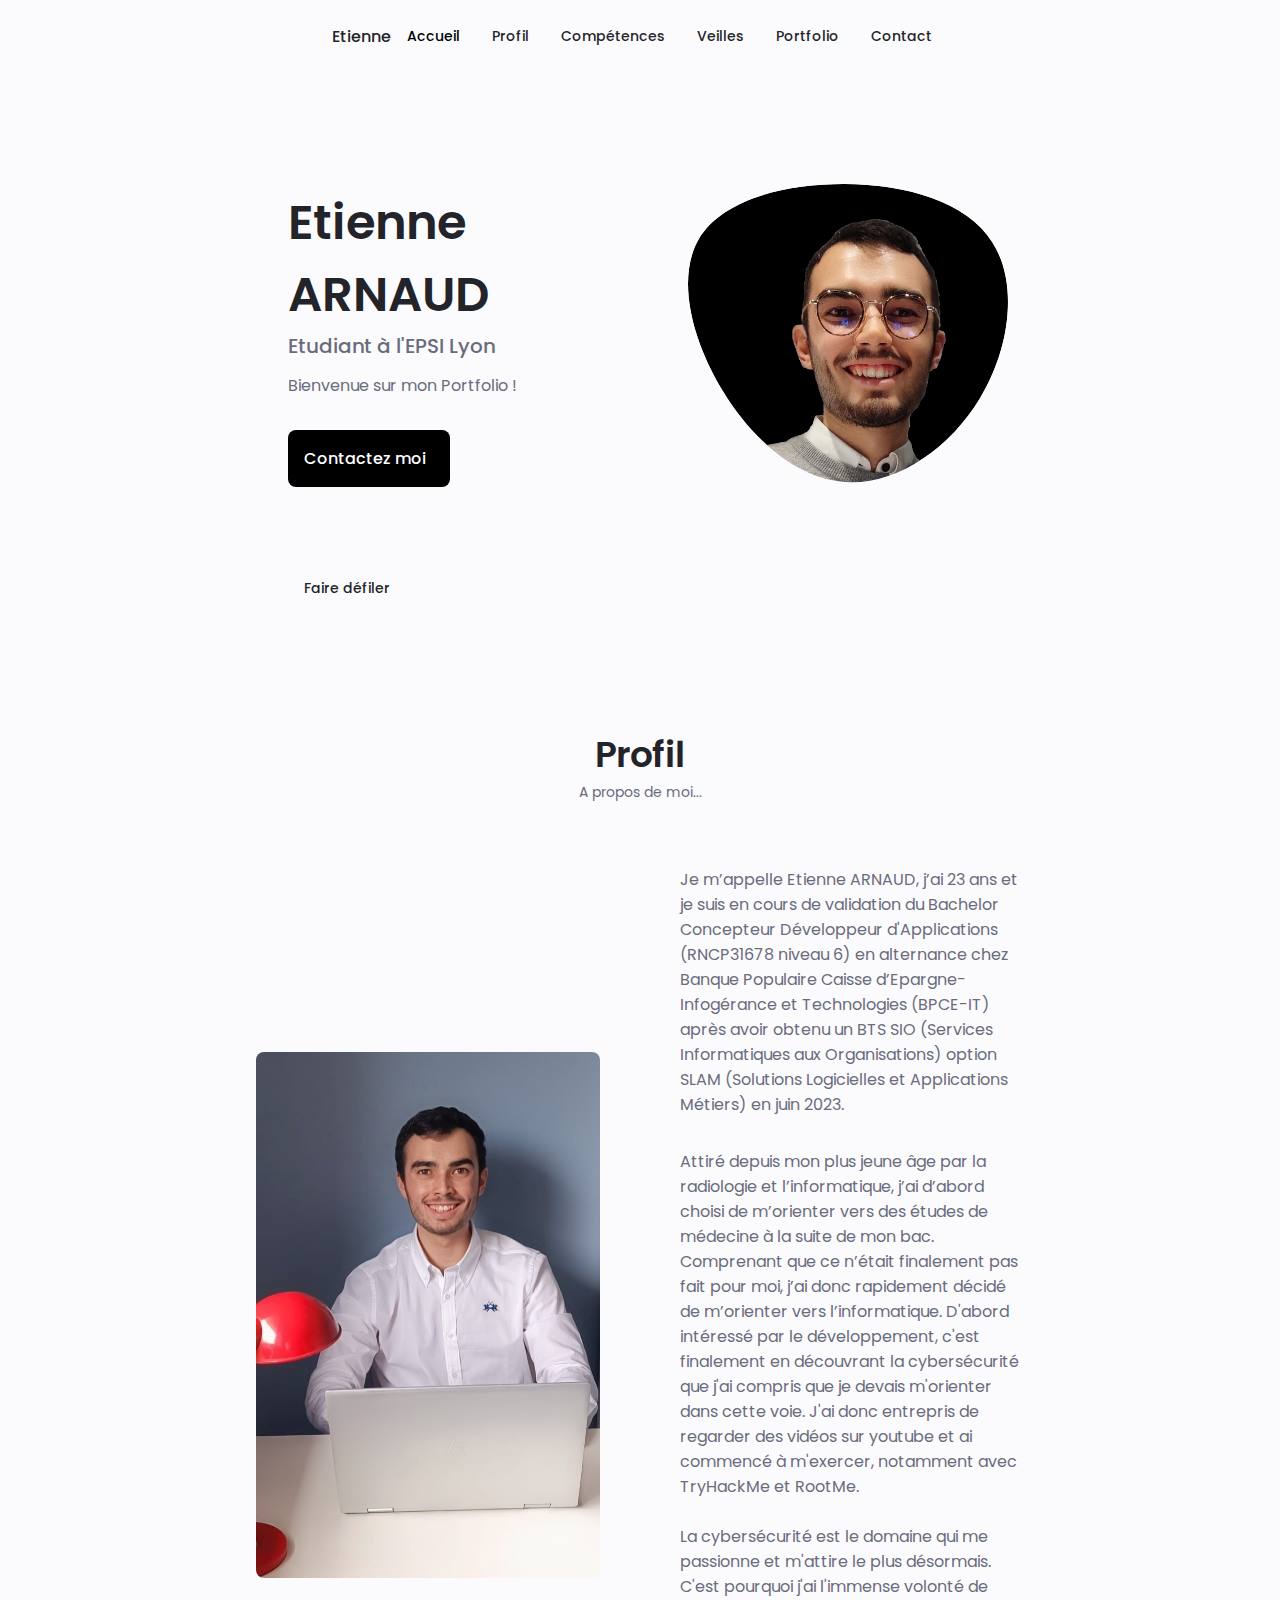
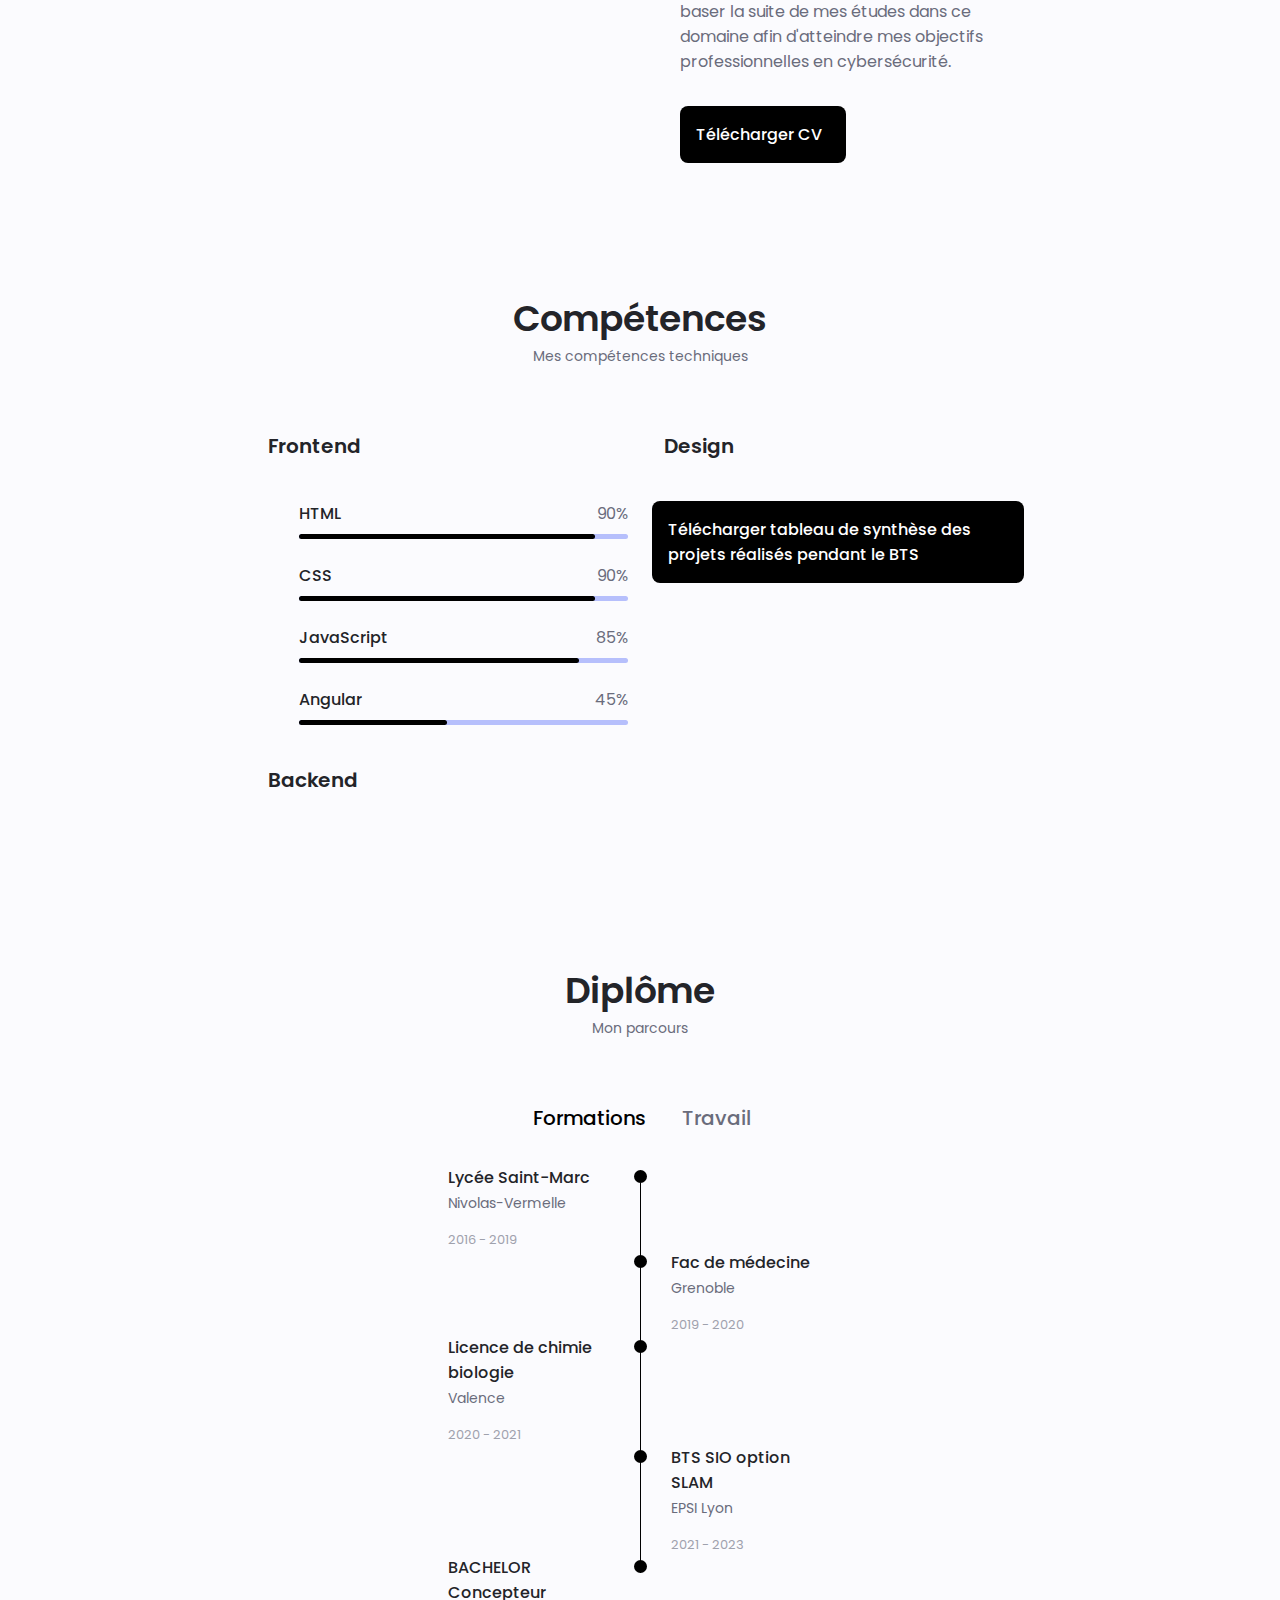
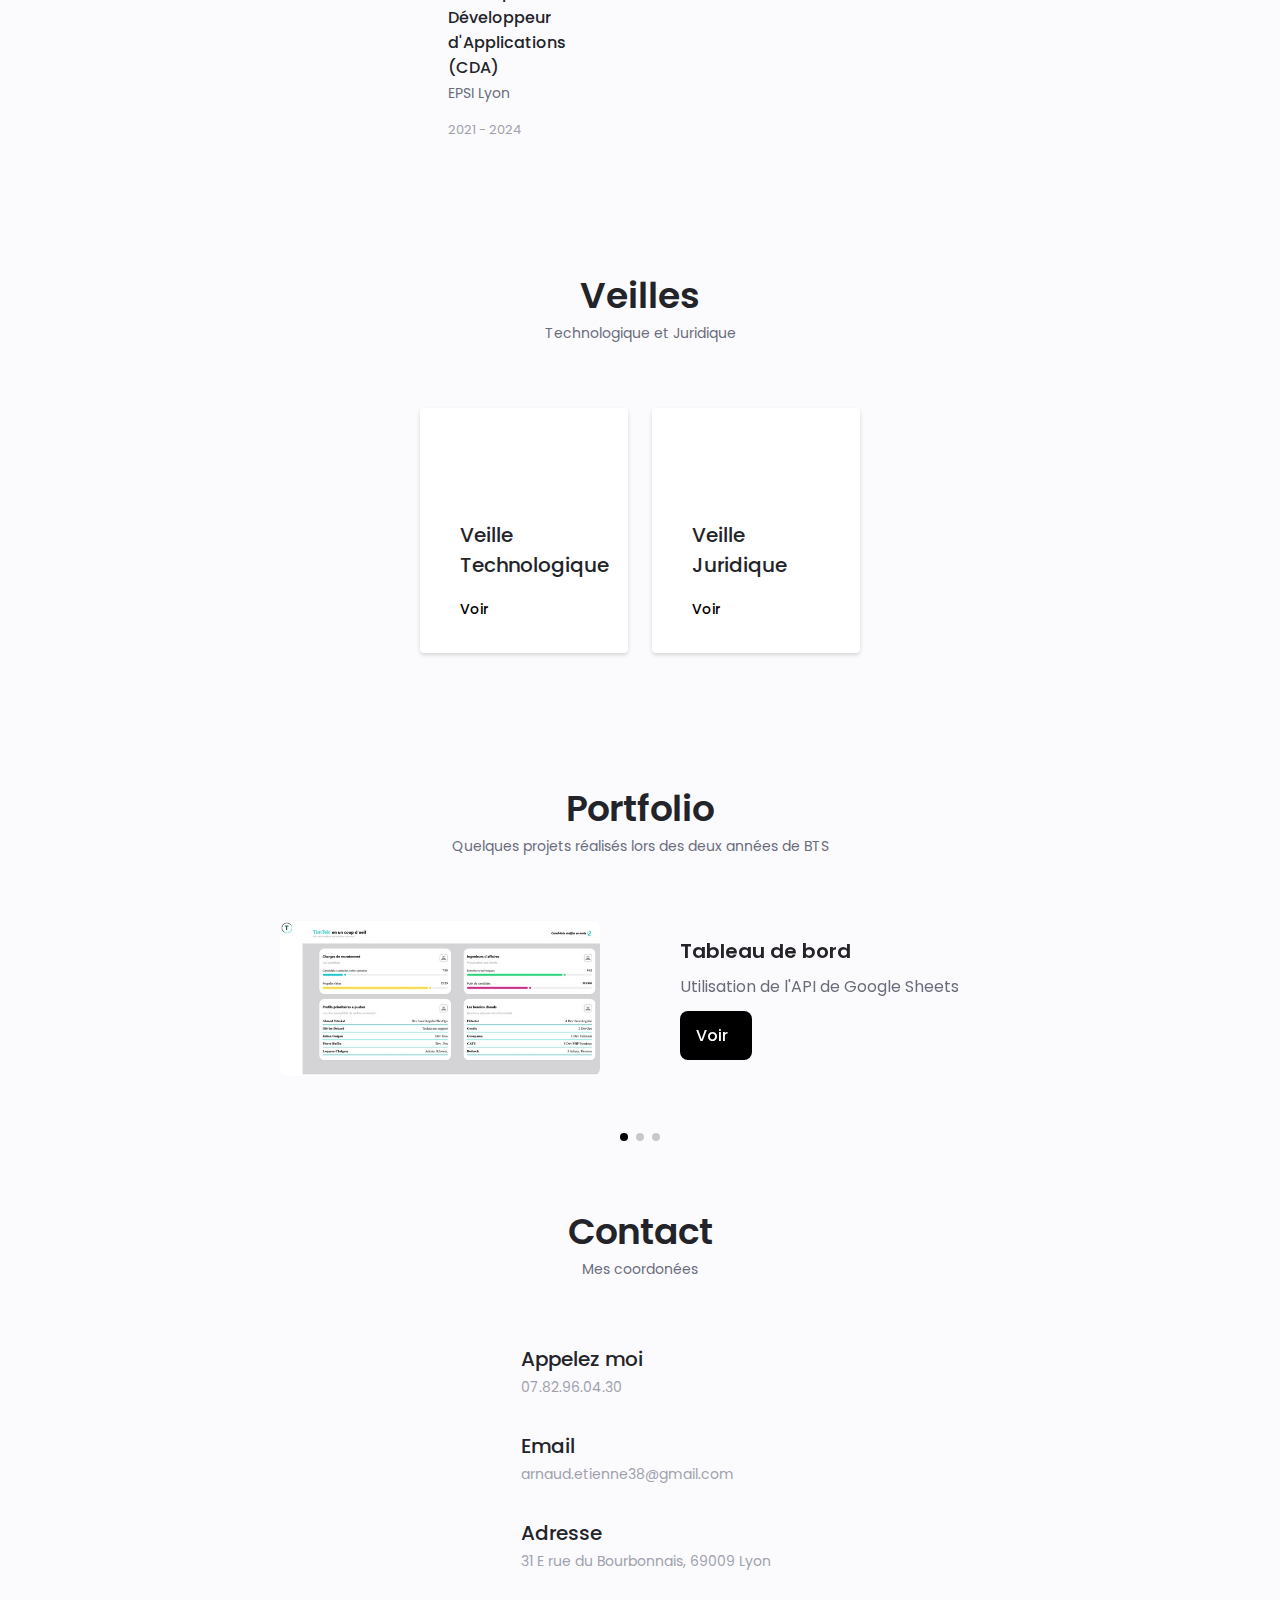
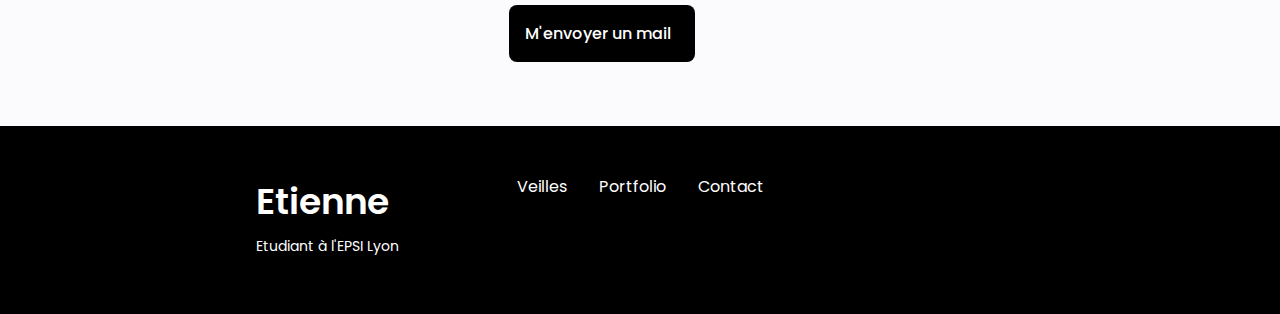
<file: index.html>
<!DOCTYPE html>
<html lang="en">

<head>
    <meta charset="UTF-8">
    <meta name="viewport" content="width=device-width, initial-scale=1.0">

    <!--=========UNICONS==========-->
    <link rel="stylesheet" href="https://unicons.iconscout.com/release/v4.0.8/css/line.css">

    <!--=========Swiper CSS========-->
    <link rel="stylesheet" href="assets/CSS/swiper-bundle.min.css">

    <!--========CSS===========-->
    <link rel="stylesheet" href="./assets/CSS/style.css">

    <!-- ============ ICON ================= -->
    <link rel="icon" type="image/png" href="assets/img/logo.png">

    <title>Portfolio Etienne Arnaud</title>
</head>

<body>
    <!-- =========Header========= -->
    <header class="header" id="header">
        <nav class="nav container">
            <a href="#" class="nav__logo">Etienne</a>

            <div class="nav__menu" id="nav-menu">
                <ul class="nav__list grid">
                    <li class="nav__item">
                        <a href="#home" class="nav__link active-link">
                            <i class="uil uil-estate nav__icon"></i> Accueil
                        </a>
                    </li>
                    <li class="nav__item">
                        <a href="#about" class="nav__link">
                            <i class="uil uil-user nav__icon"></i> Profil
                        </a>
                    </li>
                    <li class="nav__item">
                        <a href="#skills" class="nav__link">
                            <i class="uil uil-file-alt nav__icon"></i> Compétences
                        </a>
                    </li>
                    <li class="nav__item">
                        <a href="#services" class="nav__link">
                            <i class="uil uil-briefcase-alt nav__icon"></i> Veilles
                        </a>
                    </li>
                    <li class="nav__item">
                        <a href="#portfolio" class="nav__link">
                            <i class="uil uil-scenery nav__icon"></i> Portfolio
                        </a>
                    </li>
                    <li class="nav__item">
                        <a href="#contact" class="nav__link">
                            <i class="uil uil-message nav__icon"></i> Contact
                        </a>
                    </li>
                </ul>
                <i class="uil uil-times nav__close" id="nav-close"></i>
            </div>

            <div class="nav__btns">
                <!-- Theme change button -->
                <i class="uil uil-moon change-theme" id="theme-button"></i>

                <div class="nav__toggle" id="nav-toggle">
                    <i class="uil uil-apps"></i>
                </div>
            </div>
        </nav>
    </header>


    <!-- =========Main========= -->
    <main class="main">
        <!--========== Home =======-->
        <section class="home section" id="home">
            <div class="home__container container grid">
                <div class="home__content grid">
                    <div class="home__social">
                        <a href="https://www.linkedin.com/in/etienne-arnaud" target="_blank" class="home__social-icon">
                            <i class="uil uil-linkedin-alt"></i>
                        </a>

                        <a href="https://github.com/Titiarn38" target="_blank" class="home__social-icon">
                            <i class="uil uil-github-alt"></i>
                        </a>
                    </div>

                    <div class="home__img">
                        <svg class="home__blob" viewBox="0 0 200 187" xmlns="http://www.w3.org/2000/svg"
                            xmlns:xlink="http://www.w3.org/1999/xlink">
                            <mask id="mask0" mask-type="alpha">
                                <path d="M190.312 36.4879C206.582 62.1187 201.309 102.826 182.328 134.186C163.346 165.547 
                                130.807 187.559 100.226 186.353C69.6454 185.297 41.0228 161.023 21.7403 129.362C2.45775 
                                97.8511 -7.48481 59.1033 6.67581 34.5279C20.9871 10.1032 59.7028 -0.149132 97.9666 
                                0.00163737C136.23 0.303176 174.193 10.857 190.312 36.4879Z" />
                            </mask>
                            <g mask="url(#mask0)">
                                <path d="M190.312 36.4879C206.582 62.1187 201.309 102.826 182.328 134.186C163.346 
                                165.547 130.807 187.559 100.226 186.353C69.6454 185.297 41.0228 161.023 21.7403 
                                129.362C2.45775 97.8511 -7.48481 59.1033 6.67581 34.5279C20.9871 10.1032 59.7028 
                                -0.149132 97.9666 0.00163737C136.23 0.303176 174.193 10.857 190.312 36.4879Z" />

                                <image class="home__blob-img" x='12' y='18' xlink:href="assets/img/photo4.png" />
                            </g>
                        </svg>
                    </div>

                    <div class="home__data">
                        <h1 class="home__title">Etienne ARNAUD</h1>
                        <h3 class="home__subtitle">Etudiant à l'EPSI Lyon</h3>
                        <p class="home__description">Bienvenue sur mon Portfolio !</p>
                        <a href="#contact" class="button button--flex">
                            Contactez moi<i class="uil uil-message button__icon"></i>
                        </a>
<!-- ______________________________________________ A mettre en forme pour l'inclure. Partie cyber à prévoir __________________________________ -->
                        <!-- <script src="https://tryhackme.com/badge/1428478"></script> -->
                    </div>
                </div>

                <div class="home__scroll">
                    <a href="#about" class="home__scroll-button button--flex">
                        <i class="uil uil-mouse-alt home__scroll-mouse"></i>
                        <span class="home__scroll-name">Faire défiler</span>
                        <i class="uil uil-arrow-down home__scroll-arrow"></i>
                    </a>
                </div>
            </div>
        </section>
        <!--========== About =======-->
        <section class="about section" id="about">
            <h2 class="section__title">Profil</h2>
            <span class="section__subtitle">A propos de moi...</span>

            <div class="about__container container grid">
                <img src="assets/img/profil.jpg" alt="" class="about__img">

                <div class="about__data">
                    <p class="home__description">Je m’appelle Etienne ARNAUD, j’ai 23 ans et je suis en cours de
                        validation du Bachelor Concepteur Développeur d'Applications (RNCP31678 niveau 6) en alternance 
                        chez Banque Populaire Caisse d’Epargne-Infogérance et Technologies (BPCE-IT) après avoir 
                        obtenu un BTS SIO 
                        (Services Informatiques aux Organisations) option SLAM (Solutions Logicielles et Applications
                        Métiers) en juin 2023.
                    </p>
                    <p class="home__description">
                        Attiré depuis mon plus jeune âge par la radiologie et l’informatique, j’ai d’abord choisi de m’orienter
                        vers des études de médecine
                        à la suite de mon bac.
                        Comprenant que ce n’était finalement pas fait pour moi, j’ai donc rapidement décidé de
                        m’orienter vers l’informatique.
                        D'abord intéressé par le développement, c'est finalement en découvrant la cybersécurité que 
                        j'ai compris que je devais m'orienter dans cette voie. 
                        J'ai donc entrepris de regarder des vidéos sur youtube et ai commencé à m'exercer, 
                        notamment avec TryHackMe et RootMe.
                        <br>
                        <br>
                        La cybersécurité est le domaine qui me passionne et m'attire le plus désormais. 
                        C'est pourquoi j'ai l'immense volonté de baser la suite de mes études dans ce domaine afin
                        d'atteindre mes objectifs professionnelles en cybersécurité.
                    </p>

                    <!-- <div class="about__info">
                        <div>
                            <span class="about__info-title">08+</span>
                            <span class="about__info-name">Years <br> experience</span>
                        </div>

                        <div>
                            <span class="about__info-title">20+</span>
                            <span class="about__info-name">Completed <br> project</span>
                        </div>

                        <div>
                            <span class="about__info-title">05+</span>
                            <span class="about__info-name">Companies <br> worked</span>
                        </div>
                    </div> -->
                    <div class="about__buttons">
                        <a download="" href="assets/pdf/CV Etienne 2024-01 Mon Master.pdf" class="button button--flex">
                            Télécharger CV<i class="uil uil-download-alt button__icon"></i>
                        </a>
                    </div>
                </div>
            </div>
        </section>

        <!--========== Skills =======-->
        <section class="skills section" id="skills">
            <h2 class="section__title">Compétences</h2>
            <span class="section__subtitle">Mes compétences techniques</span>

            <div class="skills__container container grid">
                <div>
                    <!--========== Skills 1 =======-->
                    <div class="skills__content skills__open">
                        <div class="skills__header">
                            <i class="uil uil-brackets-curly skills__icon"></i>

                            <div>
                                <h1 class="skills__title">Frontend</h1>
                                <span class="skills__subtitle"></span>
                            </div>
                            <i class="uil uil-angle-down skills__arrow"></i>
                        </div>

                        <div class="skills__list grid">
                            <div class="skills__data">
                                <div class="skills__titles">
                                    <h3 class="skills__name">HTML</h3>
                                    <span class="skills__number">90%</span>
                                </div>
                                <div class="skills__bar">
                                    <span class="skills__percentage skills__html"></span>
                                </div>
                            </div>

                            <div class="skills__data">
                                <div class="skills__titles">
                                    <h3 class="skills__name">CSS</h3>
                                    <span class="skills__number">90%</span>
                                </div>
                                <div class="skills__bar">
                                    <span class="skills__percentage skills__css"></span>
                                </div>
                            </div>

                            <div class="skills__data">
                                <div class="skills__titles">
                                    <h3 class="skills__name">JavaScript</h3>
                                    <span class="skills__number">85%</span>
                                </div>
                                <div class="skills__bar">
                                    <span class="skills__percentage skills__js"></span>
                                </div>
                            </div>

                            <div class="skills__data">
                                <div class="skills__titles">
                                    <h3 class="skills__name">Angular</h3>
                                    <span class="skills__number">45%</span>
                                </div>
                                <div class="skills__bar">
                                    <span class="skills__percentage skills__angular"></span>
                                </div>
                            </div>
                        </div>
                    </div>
                    <!--========== Skills 2 =======-->
                    <div class="skills__content skills__close">
                        <div class="skills__header">
                            <i class="uil uil-server-network skills__icon"></i>

                            <div>
                                <h1 class="skills__title">Backend</h1>
                                <span class="skills__subtitle"></span>
                            </div>
                            <i class="uil uil-angle-down skills__arrow"></i>
                        </div>

                        <div class="skills__list grid">
                            <div class="skills__data">
                                <div class="skills__titles">
                                    <h3 class="skills__name">PHP</h3>
                                    <span class="skills__number">80%</span>
                                </div>
                                <div class="skills__bar">
                                    <span class="skills__percentage skills__php"></span>
                                </div>
                            </div>

                            <div class="skills__data">
                                <div class="skills__titles">
                                    <h3 class="skills__name">Node Js</h3>
                                    <span class="skills__number">10%</span>
                                </div>
                                <div class="skills__bar">
                                    <span class="skills__percentage skills__node"></span>
                                </div>
                            </div>

                            <div class="skills__data">
                                <div class="skills__titles">
                                    <h3 class="skills__name">Cybersécurité</h3>
                                    <span class="skills__number">25%</span>
                                </div>
                                <div class="skills__bar">
                                    <span class="skills__percentage skills__cyber"></span>
                                </div>
                            </div>

                            <div class="skills__data">
                                <div class="skills__titles">
                                    <h3 class="skills__name">Python</h3>
                                    <span class="skills__number">45%</span>
                                </div>
                                <div class="skills__bar">
                                    <span class="skills__percentage skills__python"></span>
                                </div>
                            </div>
                        </div>
                    </div>
                </div>

                <div>
                    <!--========== Skills 3 =======-->
                    <div class="skills__content skills__close">
                        <div class="skills__header">
                            <i class="uil uil-swatchbook skills__icon"></i>

                            <div>
                                <h1 class="skills__title">Design</h1>
                                <span class="skills__subtitle"></span>
                            </div>
                            <i class="uil uil-angle-down skills__arrow"></i>
                        </div>

                        <div class="skills__list grid">
                            <div class="skills__data">
                                <div class="skills__titles">
                                    <h3 class="skills__name">Figma</h3>
                                    <span class="skills__number">70%</span>
                                </div>
                                <div class="skills__bar">
                                    <span class="skills__percentage skills__figma"></span>
                                </div>
                            </div>

                            <div class="skills__data">
                                <div class="skills__titles">
                                    <h3 class="skills__name">Canva</h3>
                                    <span class="skills__number">85%</span>
                                </div>
                                <div class="skills__bar">
                                    <span class="skills__percentage skills__canva"></span>
                                </div>
                            </div>

                            <div class="skills__data">
                                <div class="skills__titles">
                                    <h3 class="skills__name">Photoshop</h3>
                                    <span class="skills__number">60%</span>
                                </div>
                                <div class="skills__bar">
                                    <span class="skills__percentage skills__photoshop"></span>
                                </div>
                            </div>
                        </div>
                    </div>
                    <div class="about__buttons">
                        <!-- =============================TABLEAU DE SYNTHESE AVEC URL================================================== -->
                        <a download="" href="assets/pdf/Tableau_de_synthèse_Etienne_Arnaud.pdf"
                            class="button button--flex">
                            Télécharger tableau de synthèse des projets réalisés pendant le BTS<i class="uil uil-download-alt button__icon"></i>
                        </a>
                    </div>
                </div>
            </div>
        </section>

        <!--========== Qualification =======-->
        <section class="qualification section">
            <h2 class="section__title">Diplôme</h2>
            <span class="section__subtitle">Mon parcours</span>

            <div class="qualification__container container">
                <div class="qualification__tabs">
                    <div class="qualification__button button--flex qualification__active" data-target='#education'>
                        <i class="uil uil-graduation-cap qualification__icon"></i>
                        Formations
                    </div>

                    <div class="qualification__button button--flex" data-target='#work'>
                        <i class="uil uil-briefcase-alt qualification__icon"></i>
                        Travail
                    </div>
                </div>

                <div class="qualification__sections">
                    <!--========== Qualification Content 1 =======-->
                    <div class="qualification__content qualification__active" data-content id="education">
                        <!--========== Qualification 1 =======-->
                        <div class="qualification__data">
                            <div>
                                <h3 class="qualification__title">Lycée Saint-Marc</h3>
                                <span class="qualification__subtitle">Nivolas-Vermelle</span>
                                <div class="qualification__calendar">
                                    <i class="uil uil-calendar-alt"></i>
                                    2016 - 2019
                                </div>
                            </div>

                            <div>
                                <span class="qualification__rounder"></span>
                                <span class="qualification__line"></span>
                            </div>
                        </div>

                        <!--========== Qualification 2 =======-->
                        <div class="qualification__data">
                            <div></div>

                            <div>
                                <span class="qualification__rounder"></span>
                                <span class="qualification__line"></span>
                            </div>

                            <div>
                                <h3 class="qualification__title">Fac de médecine</h3>
                                <span class="qualification__subtitle">Grenoble</span>
                                <div class="qualification__calendar">
                                    <i class="uil uil-calendar-alt"></i>
                                    2019 - 2020
                                </div>
                            </div>
                        </div>

                        <!--========== Qualification 3 =======-->
                        <div class="qualification__data">
                            <div>
                                <h3 class="qualification__title">Licence de chimie biologie</h3>
                                <span class="qualification__subtitle">Valence</span>
                                <div class="qualification__calendar">
                                    <i class="uil uil-calendar-alt"></i>
                                    2020 - 2021
                                </div>
                            </div>

                            <div>
                                <span class="qualification__rounder"></span>
                                <span class="qualification__line"></span>
                            </div>
                        </div>

                        <!--========== Qualification 4 =======-->
                        <div class="qualification__data">
                            <div></div>

                            <div>
                                <span class="qualification__rounder"></span>
                                <span class="qualification__line"></span>
                            </div>

                            <div>
                                <h3 class="qualification__title">BTS SIO option SLAM</h3>
                                <span class="qualification__subtitle">EPSI Lyon</span>
                                <div class="qualification__calendar">
                                    <i class="uil uil-calendar-alt"></i>
                                    2021 - 2023
                                </div>
                            </div>
                        </div>

                        <!--========== Qualification 5 =======-->
                        <div class="qualification__data">
                            <div>
                                <h3 class="qualification__title">BACHELOR Concepteur Développeur d'Applications (CDA)</h3>
                                <span class="qualification__subtitle">EPSI Lyon</span>
                                <div class="qualification__calendar">
                                    <i class="uil uil-calendar-alt"></i>
                                    2021 - 2024
                                </div>
                            </div>

                            <div>
                                <span class="qualification__rounder"></span>
                                <!-- <span class="qualification__line"></span> -->
                            </div>
                        </div>
                    </div>
                    <!--========== Qualification Content 2 =======-->
                    <div class="qualification__content" data-content id="work">
                        <!--========== Qualification 1 =======-->
                        <div class="qualification__data">
                            <div>
                                <h3 class="qualification__title">Animateur en centre aéré</h3>
                                <span class="qualification__subtitle">Colombier-Saugnieu</span>
                                <div class="qualification__calendar">
                                    <i class="uil uil-calendar-alt"></i>
                                    2018
                                </div>
                            </div>

                            <div>
                                <span class="qualification__rounder"></span>
                                <span class="qualification__line"></span>
                            </div>
                        </div>

                        <!--========== Qualification 2 =======-->
                        <div class="qualification__data">
                            <div></div>

                            <div>
                                <span class="qualification__rounder"></span>
                                <span class="qualification__line"></span>
                            </div>

                            <div>
                                <h3 class="qualification__title">Faubourg du web</h3>
                                <span class="qualification__subtitle">Stagiaire</span>
                                <div class="qualification__calendar">
                                    <i class="uil uil-calendar-alt"></i>
                                    Mai - Juin 2022
                                </div>
                            </div>
                        </div>

                        <!--========== Qualification 3 =======-->
                        <div class="qualification__data">
                            <div>
                                <h3 class="qualification__title">TimTek</h3>
                                <span class="qualification__subtitle">Stagiaire</span>
                                <div class="qualification__calendar">
                                    <i class="uil uil-calendar-alt"></i>
                                    Janvier - Mars 2023
                                </div>
                            </div>

                            <div>
                                <span class="qualification__rounder"></span>
                                <span class="qualification__line"></span>
                            </div>
                        </div>
                        <!--========== Qualification 4 =======-->
                        <div class="qualification__data">
                            <div></div>
                            
                            <div>
                                <span class="qualification__rounder"></span>
                                <!-- <span class="qualification__line"></span> -->
                            </div>
                            
                            <div>
                                <h3 class="qualification__title">Banque Populaire Caisse d'Epargne-Infogérance et technologies (BPCE-IT)</h3>
                                <span class="qualification__subtitle">Alternant</span>
                                <div class="qualification__calendar">
                                    <i class="uil uil-calendar-alt"></i>
                                    Septembre 2023 - Septembre 2024
                                </div>
                            </div>
                        </div>
                    </div>
                    </div>
                </div>
            </div>
        </section>

        <!--========== Services =======-->
        <section class="services section" id="services">
            <h2 class="section__title">Veilles</h2>
            <span class="section__subtitle">Technologique et Juridique</span>
            <div class="services__container container grid">
                <!--========== Services 1 =======-->
                <div class="services__content">
                    <div>
                        <i class="uil uil-shield services__icon"></i>
                        <h3 class="services__title">Veille <br> Technologique</h3>
                    </div>
                    <span class="button button--flex button--small button--link services__button">
                        Voir
                        <i class="uil uil-arrow-right button__icon"></i>
                    </span>

                    <!-- ==========================POP UP======================= -->
                    <div class="services__modal">
                        <div class="services__modal-content">
                            <h4 class="services__modal-title">Veille <br> Technologique</h4>
                            <i class="uil uil-times services__modal-close"></i>

                            <p>
                                La veille technologique consiste à surveiller et analyser les progrès technologiques
                                afin de
                                détecter les tendances, les opportunités et les menaces qui peuvent impacter une
                                entreprise,
                                une industrie ou un secteur spécifique. Dans le cadre de ma veille sur la cybersécurité,
                                elle
                                permet de se tenir informé des dernières tendances, des innovations, des brevets et des
                                avancées en
                                matière de produits pour maintenir un niveau technologique compétitif, et adopter les
                                dernières technologies
                                pour contrer les nouveaux virus informatiques.

                                <br><br>

                                Afin de mettre en place ma veille technologique sur le thème de la cybersécurité,
                                j’ai donc décidé d’utiliser différentes méthodes. En effet, pour me maintenir à jour,
                                je consulte hebdomadairement le site de l'<a href="https://www.ssi.gouv.fr/">ANSSI</a>,
                                le site de la <a href="https://www.cnil.fr/">CNIL</a> mais également les réseaux sociaux, 
                                différents flux RSS ainsi que Google Discover. Je suis également des
                                youtubeurs spécialisés
                                en cybersécurité offensive tels que <a href="https://www.youtube.com/@LiveOverflow">LiveOverflow</a>
                                ou encore <a href="https://www.youtube.com/@ippsec">IppSec</a>. J'essaie également de
                                pratiquer de
                                mon côté la cybersécurité offensive par le biais de différentes plateformes telles que
                                <a href="https://tryhackme.com/">TryHackMe</a>
                                ou encore <a href="https://www.root-me.org/">Root Me</a>.
                                <br><br>

                                En tant qu'étudiant, maintenir une veille technologique est donc très important pour moi 
                                afin de me tenir au courant des nouvelles technologies que j'utiliserai plus tard ainsi que 
                                des nouveaux virus que je serais peut-être amené à rencontrer. 
                            </p>
                        </div>
                    </div>
                </div>
                <!--========== Services 2 =======-->
                <div class="services__content">
                    <div>
                        <i class="uil uil-balance-scale services__icon"></i>
                        <h3 class="services__title">Veille <br> Juridique</h3>
                    </div>

                    <span class="button button--flex button--small button--link services__button">
                        Voir
                        <i class="uil uil-arrow-right button__icon"></i>
                    </span>

                    <!-- ==========================POP UP======================= -->
                    <div class="services__modal">
                        <div class="services__modal-content">
                            <h4 class="services__modal-title">Veille <br> Juridique</h4>
                            <i class="uil uil-times services__modal-close"></i>

                            <p>
                                La veille juridique dans le monde de l'informatique est un processus continu de collecte, 
                                de surveillance et d'analyse des informations sur les évolutions législatives, réglementaires 
                                et judiciaires concernant les technologies de l'information et de la communication, notamment en 
                                matière de protection des données personnelles. Cette veille est particulièrement importante pour 
                                garantir la conformité de l'entreprise à la réglementation de la RGPD (Règlement Général sur la 
                                Protection des Données) de l'Union Européenne, qui impose des obligations strictes en matière de 
                                traitement des données personnelles des utilisateurs. Elle permet également de se tenir informé des 
                                jurisprudences et des décisions administratives en matière de protection des données, afin de prévenir 
                                les risques juridiques associés à la violation de la RGPD.

                                <br><br>

                                Afin de mettre en place ma veille juridique,
                                j’ai donc décidé d’utiliser différentes méthodes. En effet, pour me maintenir à jour,
                                je consulte hebdomadairement le site de l'<a href="https://www.ssi.gouv.fr/">ANSSI</a>,
                                le site de la <a href="https://www.cnil.fr/">CNIL</a> mais également les réseaux sociaux, 
                                différents flux RSS ainsi que Google Discover. 

                                <br><br>

                                En tant qu'étudiant, maintenir une veille juridique est donc très important pour moi 
                                afin de suivre l'évolution des lois qui s'appliqueront à ma future carrière 
                                professionnelle.
                            </p>
                        </div>
                    </div>
                </div>
            </div>
            </div>
        </section>

        <!--========== Portfolio =======-->
        <section class="portfolio section" id="portfolio">
            <h2 class="section__title">Portfolio</h2>
            <span class="section__subtitle">Quelques projets réalisés lors des deux années de BTS</span>

            <div class="portfolio__container container swiper-container">
                <div class="swiper-wrapper">
                    <!--========== Portfolio 1 =======-->
                    <div class="portfolio__content grid swiper-slide">
                        <img src="assets/img/portfolio1.jpg" alt="" class="portfolio__img">
                        <div class="portfolio__data">
                            <h3 class="portfolio__title">Tableau de bord</h3>
                            <p class="portfolio__description">Utilisation de l'API de Google Sheets</p>
                            <a href="tab_bord.html" class="button button--flex button--small portfolio__button">
                                Voir
                                <i class="uil uil-arrow-right button__icon"></i>
                            </a>
                        </div>
                    </div>
                    <!--========== Portfolio 2 =======-->
                    <div class="portfolio__content grid swiper-slide">
                        <img src="assets/img/portfolio2.jpg" alt="" class="portfolio__img">
                        <div class="portfolio__data">
                            <h3 class="portfolio__title">Vite mon résumé</h3>
                            <p class="portfolio__description">Utilisation de l'API de ChatGpt</p>
                            <a href="chat_gpt.html" class="button button--flex button--small portfolio__button">
                                Voir
                                <i class="uil uil-arrow-right button__icon"></i>
                            </a>
                        </div>
                    </div>
                    <!--========== Portfolio 3 =======-->
                    <div class="portfolio__content grid swiper-slide">
                        <img src="assets/img/portfolio3.png" alt="" class="portfolio__img">
                        <div class="portfolio__data">
                            <h3 class="portfolio__title">Projet E5</h3>
                            <p class="portfolio__description">Développement d'un Back-end et d'un Front-end</p>
                            <a href="projet_E5.html" class="button button--flex button--small portfolio__button">
                                Voir
                                <i class="uil uil-arrow-right button__icon"></i>
                            </a>
                        </div>
                    </div>
                </div>

                <!-- Add Arrows -->
                <div class="swiper-button-next">
                    <i class="uil uil-angle-right-b swiper-portfolio-icon"></i>
                </div>
                <div class="swiper-button-prev">
                    <i class="uil uil-angle-left-b swiper-portfolio-icon"></i>
                </div>

                <!-- Add Pagination -->
                <div class="swiper-pagination"></div>
            </div>
        </section>


        <!--========== Project in mind =======-->
        <!-- <section class="project section">
            <div class="project__bg">
                <div class="project__container container grid">
                    <div class="project__data">
                        <h2 class="project__title">You have a new project</h2>
                        <p class="project__description">Contact me now etc..</p>
                        <a href="#contact" class="button button--flex button--white">
                            Contact me
                            <i class="uil uil-message project__icon button__icon"></i>
                        </a>
                    </div>
                    <img src="assets/img/project.jpg" alt="" class="project__img">
                </div>
            </div>
        </section> -->

        <!--========== Testimonial =======-->
        <!-- <section class="testimonial section">
            <h2 class="section__title">Testimonial</h2>
            <span class="section__subtitle">My client saying</span>

            <div class="testimonial__container container swiper-container">
                <div class="swiper-wrapper"> -->
        <!--========== Testimonial 1 =======-->
        <!-- <div class="testimonial__content swiper-slide">
                        <div class="testimonial__data">
                            <div class="testimonial__header">
                                <img src="assets/img/testimonial1.jpg" alt="" class="testimonial__img">

                                <div>
                                    <h3 class="testimonial__name">Sara Smith</h3>
                                    <span class="testimonial__client">Client</span>
                                </div>
                            </div>

                            <div>
                                <i class="uil uil-favorite testimonial__icon-star"></i>
                                <i class="uil uil-favorite testimonial__icon-star"></i>
                                <i class="uil uil-favorite testimonial__icon-star"></i>
                                <i class="uil uil-favorite testimonial__icon-star"></i>
                                <i class="uil uil-favorite testimonial__icon-star"></i>
                            </div>
                        </div>

                        <p class="testimonial__description">I get a good impression etc...</p>
                    </div> -->
        <!--========== Testimonial 2 =======-->
        <!-- <div class="testimonial__content swiper-slide">
                        <div class="testimonial__data">
                            <div class="testimonial__header">
                                <img src="assets/img/testimonial2.jpg" alt="" class="testimonial__img">

                                <div>
                                    <h3 class="testimonial__name">Matt Robinson</h3>
                                    <span class="testimonial__client">Client</span>
                                </div>
                            </div>

                            <div>
                                <i class="uil uil-favorite testimonial__icon-star"></i>
                                <i class="uil uil-favorite testimonial__icon-star"></i>
                                <i class="uil uil-favorite testimonial__icon-star"></i>
                                <i class="uil uil-favorite testimonial__icon-star"></i>
                                <i class="uil uil-favorite testimonial__icon-star"></i>
                            </div>
                        </div>

                        <p class="testimonial__description">I get a good impression etc...</p>
                    </div> -->
        <!--========== Testimonial 3 =======-->
        <!-- <div class="testimonial__content swiper-slide">
                        <div class="testimonial__data">
                            <div class="testimonial__header">
                                <img src="assets/img/testimonial3.jpg" alt="" class="testimonial__img">

                                <div>
                                    <h3 class="testimonial__name">John Rootledge</h3>
                                    <span class="testimonial__client">Client</span>
                                </div>
                            </div>

                            <div>
                                <i class="uil uil-favorite testimonial__icon-star"></i>
                                <i class="uil uil-favorite testimonial__icon-star"></i>
                                <i class="uil uil-favorite testimonial__icon-star"></i>
                                <i class="uil uil-favorite testimonial__icon-star"></i>
                                <i class="uil uil-favorite testimonial__icon-star"></i>
                            </div>
                        </div>

                        <p class="testimonial__description">I get a good impression etc...</p>
                    </div>
                </div> -->

        <!-- Add Pagination -->
        <!-- <div class="swiper-pagination swiper-pagination-testimonial"></div>
            </div>
        </section> -->

        <!--========== Contact me =======-->
        <section class="contact section" id="contact">
            <h2 class="section__title">Contact</h2>
            <span class="section__subtitle">Mes coordonées</span>

            <div class="contact__container container grid">
                <div>
                    <div class="contact__information">
                        <i class="uil uil-phone contact__icon"></i>

                        <div>
                            <h3 class="contact__title">Appelez moi</h3>
                            <span class="contact__subtitle">07.82.96.04.30</span>
                        </div>
                    </div>

                    <div class="contact__information">
                        <i class="uil uil-envelope contact__icon"></i>

                        <div>
                            <h3 class="contact__title">Email</h3>
                            <span class="contact__subtitle">arnaud.etienne38@gmail.com</span>
                        </div>
                    </div>

                    <div class="contact__information">
                        <i class="uil uil-map-marker contact__icon"></i>

                        <div>
                            <h3 class="contact__title">Adresse</h3>
                            <span class="contact__subtitle">31 E rue du Bourbonnais, 69009 Lyon</span>
                        </div>
                    </div>
                    <div>
                        <a href="mailto:arnaud.etienne38@gmail.com" class="button button--flex">
                            M'envoyer un mail
                            <i class="uil uil-message button__icon"></i>
                        </a>
                    </div>
                </div>

                <!-- <form action="" class="contact__form grid">
                    <div class="contact__inputs grid">
                        <div class="contact__content">
                            <label for="" class="contact__label">Nom</label>
                            <input type="text" class="contact__input">
                        </div>
                        <div class="contact__content">
                            <label for="" class="contact__label">Email</label>
                            <input type="email" class="contact__input">
                        </div>
                    </div>
                    <div class="contact__content">
                        <label for="" class="contact__label">Objet</label>
                        <input type="text" class="contact__input">
                    </div>
                    <div class="contact__content">
                        <label for="" class="contact__label">Message</label>
                        <textarea name="" id="" cols="0" rows="7" class="contact__input"></textarea>
                    </div> -->

                    
                <!-- </form> -->
            </div>
        </section>
    </main>

    <!-- =========Footer========= -->
    <footer class="footer">
        <div class="footer__bg">
            <div class="footer__container container grid">
                <div>
                    <h1 class="footer__title">Etienne</h1>
                    <span class="footer__subtitle">Etudiant à l'EPSI Lyon</span>
                </div>

                <ul class="footer__links">
                    <li>
                        <a href="#services" class="footer__link">Veilles</a>
                    </li>
                    <li>
                        <a href="#portfolio" class="footer__link">Portfolio</a>
                    </li>
                    <li>
                        <a href="#contact" class="footer__link">Contact</a>
                    </li>
                </ul>

            </div>

            <!-- <p class="footer__copy">&#169; Bedimcode. All right reserved</p> -->
        </div>
    </footer>

    <!-- =========Scroll Top========= -->
    <a href="#" class="scrollup" id="scroll-up">
        <i class="uil uil-arrow-up scrollup__icon"></i>
    </a>

    <!-- =========Swiper JS========= -->
    <script src="assets/js/swiper-bundle.min.js"></script>

    <!-- =========Main JS========= -->
    <script src="./assets/js/main.js"></script>
</body>

</html>
</file>
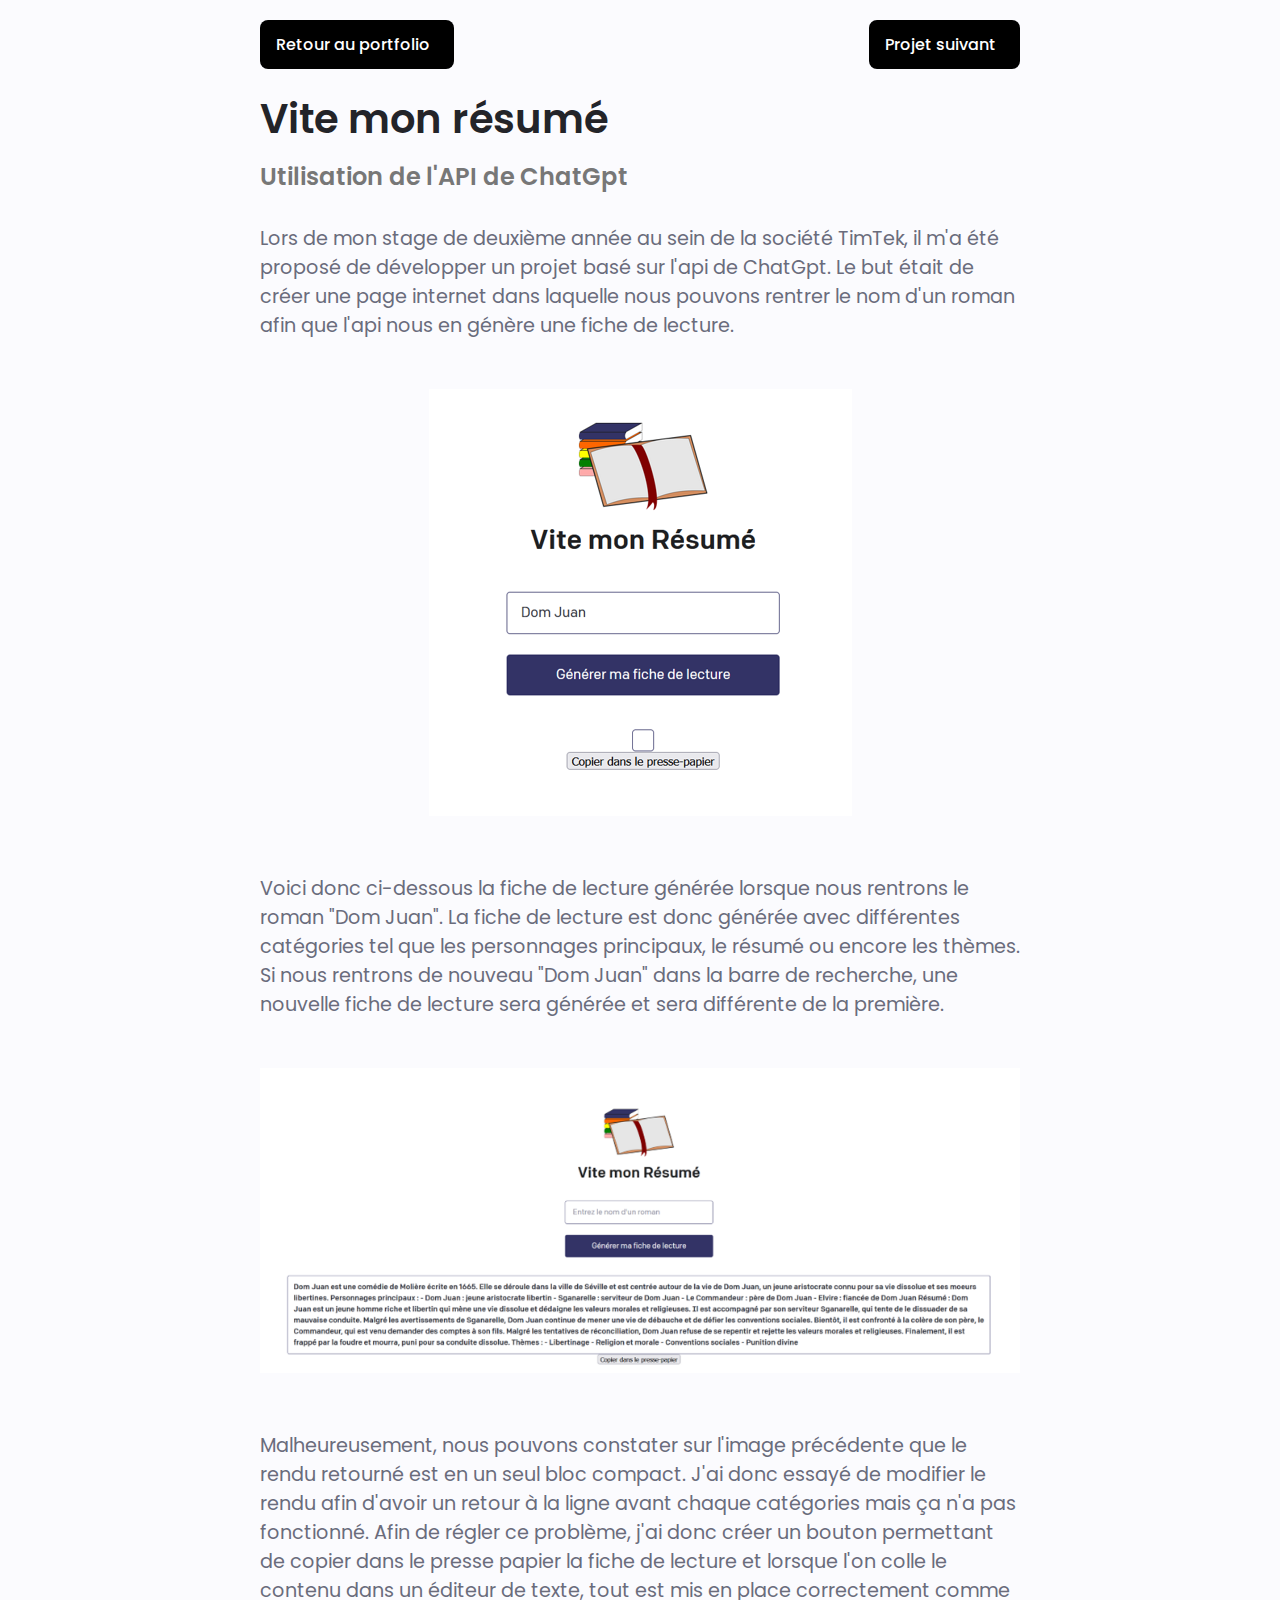
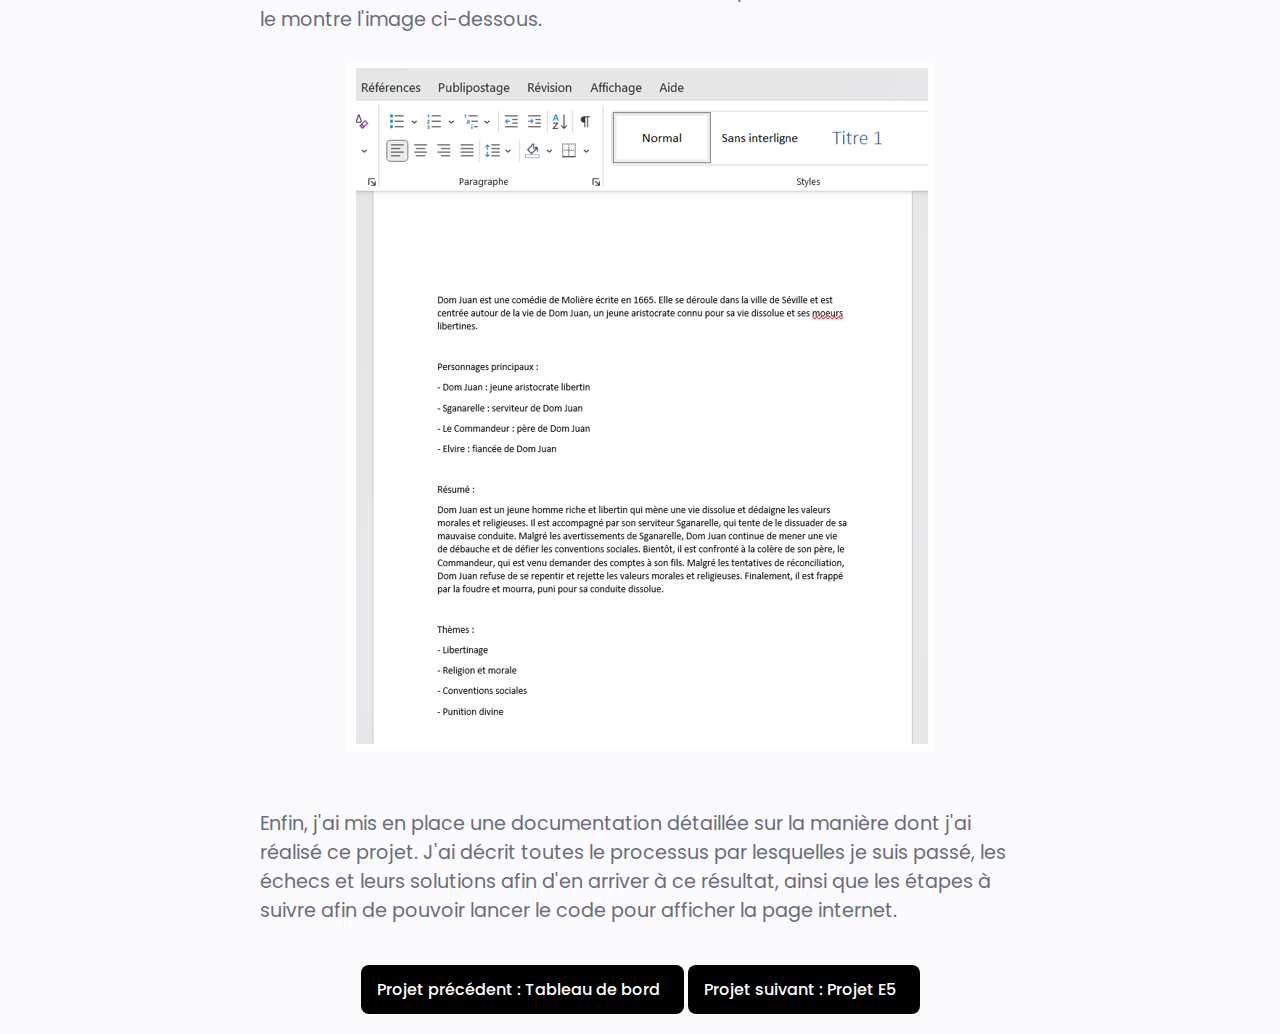
<file: chat_gpt.html>
<!DOCTYPE html>
<html lang="en">
<head>
    <meta charset="UTF-8">
    <meta name="viewport" content="width=device-width, initial-scale=1.0">
    <link rel="stylesheet" href="https://unicons.iconscout.com/release/v4.0.8/css/line.css">
    <link rel="stylesheet" href="assets/CSS/style.css">
    <!-- ============ ICON ================= -->
    <link rel="icon" type="image/png" href="assets/img/logo.png">
    <title>Vite mon résumé</title>
</head>
<body>
    <section class="all__content">
        <section class="_header">
            <a href="index.html" class="button button--flex button--small portfolio__button">
                Retour au portfolio 
                <i class="uil uil-arrow-right button__icon"></i>
            </a>
            <a href="projet_E5.html" class="button button--flex button--small portfolio__button">Projet suivant <i class="uil uil-arrow-right button__icon"></i></a>
        </section>
        <section class="title">
            <h1>Vite mon résumé</h1>
            <h4>Utilisation de l'API de ChatGpt</h4>
        </section>
        <section class="explication__content">
            <p class="premier paragraphe">
                Lors de mon stage de deuxième année au sein de la société TimTek, il m'a été proposé de développer un projet basé sur 
                l'api de ChatGpt. Le but était de créer une page internet dans laquelle nous pouvons rentrer le nom d'un roman 
                afin que l'api nous en génère une fiche de lecture.
                <br>
                <br>
            </p>
            <img class="proj1" src="assets/img/chatgpt_accueil.png" alt="Page d'accueil vite mon résumé">
            <p class="deuxieme paragraphe">
                <br>
                <br>
                Voici donc ci-dessous la fiche de lecture générée lorsque nous rentrons le roman "Dom Juan". La fiche de lecture est donc 
                générée avec différentes catégories tel que les personnages principaux, le résumé ou encore les thèmes. 
                Si nous rentrons de nouveau "Dom Juan" dans la barre de recherche, une nouvelle fiche de lecture sera générée et sera différente 
                de la première. 
                <br>
                <br>
            </p>
            <img class="proj1" src="assets/img/chatgpt_exemple.png" alt="Test de Vite mon résumé">
            <p class="troisieme paragraphe">
                <br>
                <br>
                Malheureusement, nous pouvons constater sur l'image précédente que le rendu retourné est en un seul bloc compact. 
                J'ai donc essayé de modifier le rendu afin d'avoir un retour à la ligne avant chaque catégories mais ça n'a pas fonctionné. 
                Afin de régler ce problème, j'ai donc créer un bouton permettant de copier dans le presse papier la fiche de lecture et 
                lorsque l'on colle le contenu dans un éditeur de texte, tout est mis en place correctement comme le montre l'image ci-dessous.
                <br>
                <br>
                <img class="proj1" src="assets/img/chatgpt_dans_word.png" alt="Résultat dans Word">
                <br>
                <br>
                Enfin, j'ai mis en place une documentation détaillée sur la manière dont j'ai réalisé ce projet. J'ai décrit toutes 
                le processus par lesquelles je suis passé, les échecs et leurs solutions afin d'en arriver à ce résultat, ainsi que les 
                étapes à suivre afin de pouvoir lancer le code pour afficher la page internet.
            </p>

        </section>
        <section class="_footer">
            <a href="tab_bord.html" class="button button--flex button--small portfolio__button">Projet précédent : Tableau de bord <i class="uil uil-arrow-right button__icon"></i></a>
            <a href="projet_E5.html" class="button button--flex button--small portfolio__button">Projet suivant : Projet E5 <i class="uil uil-arrow-right button__icon"></i></a>
        </section>
    </section>
</body>
</html>
</file>
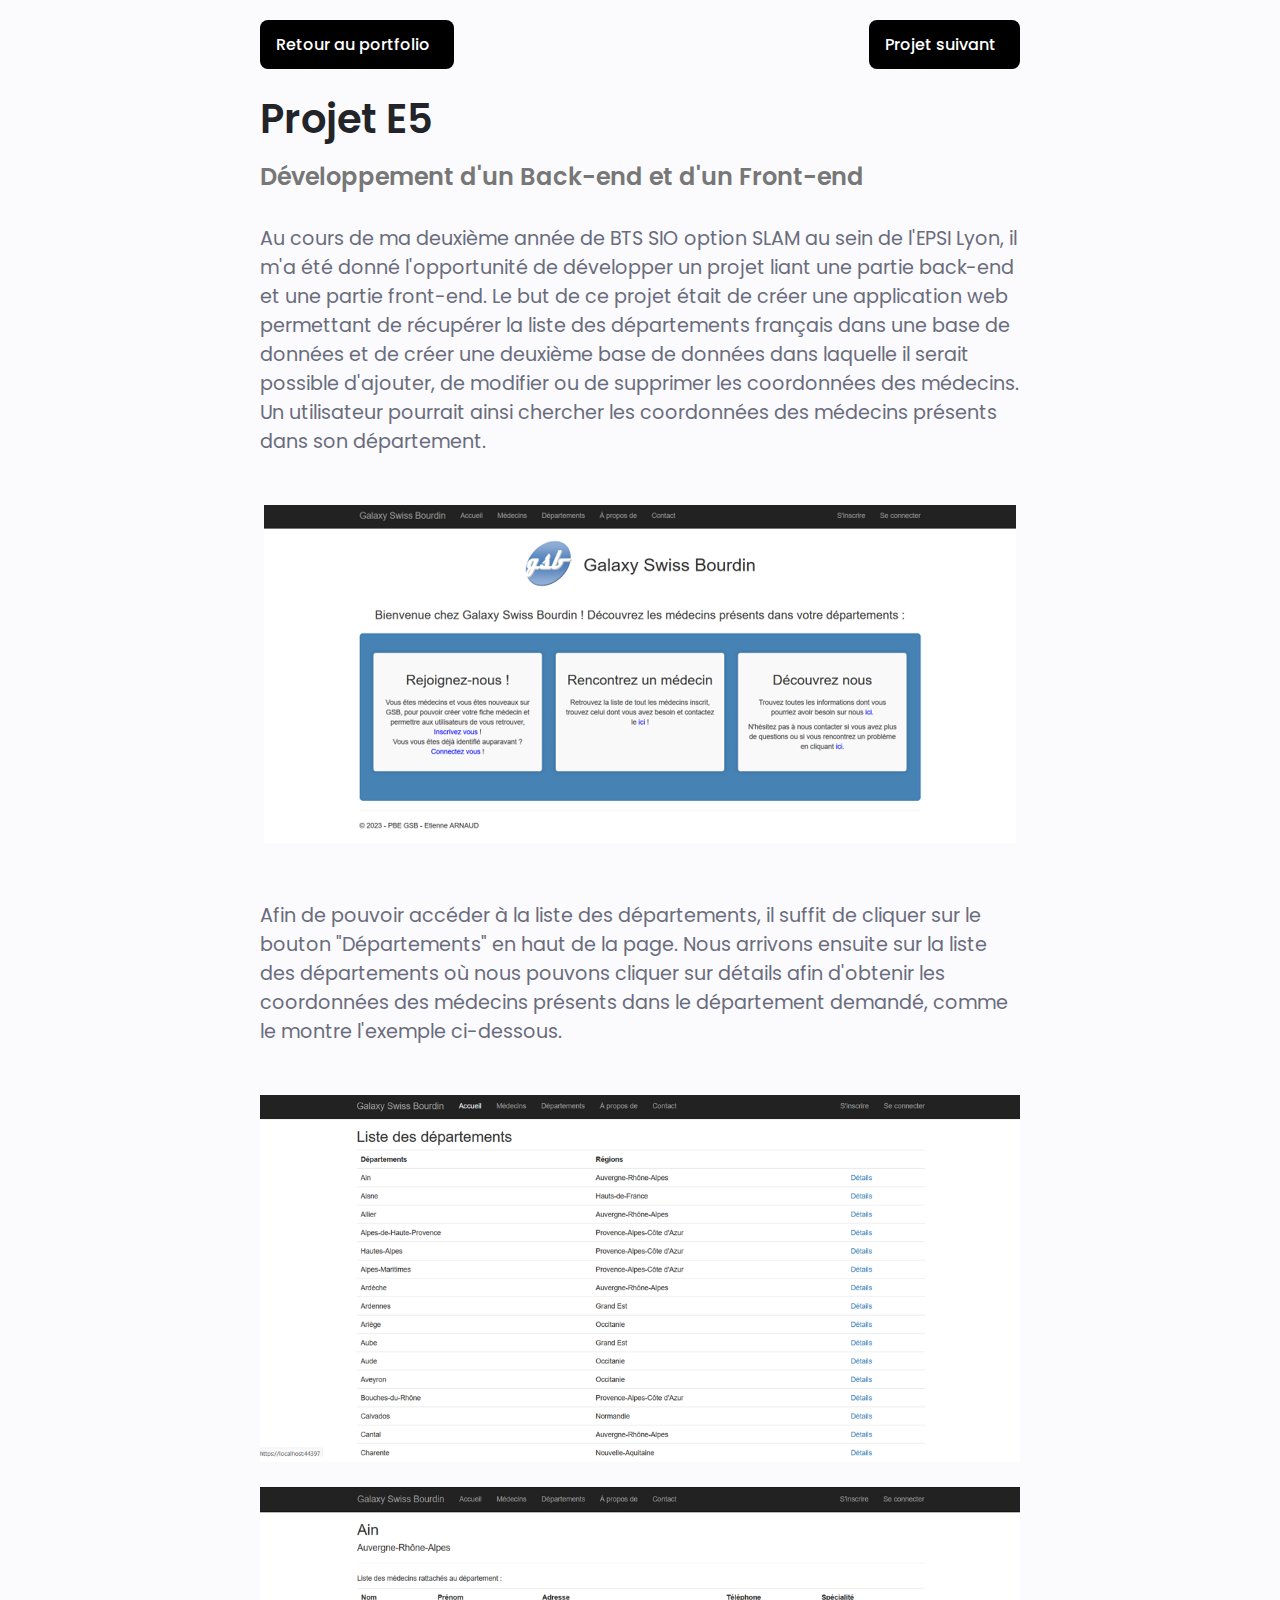
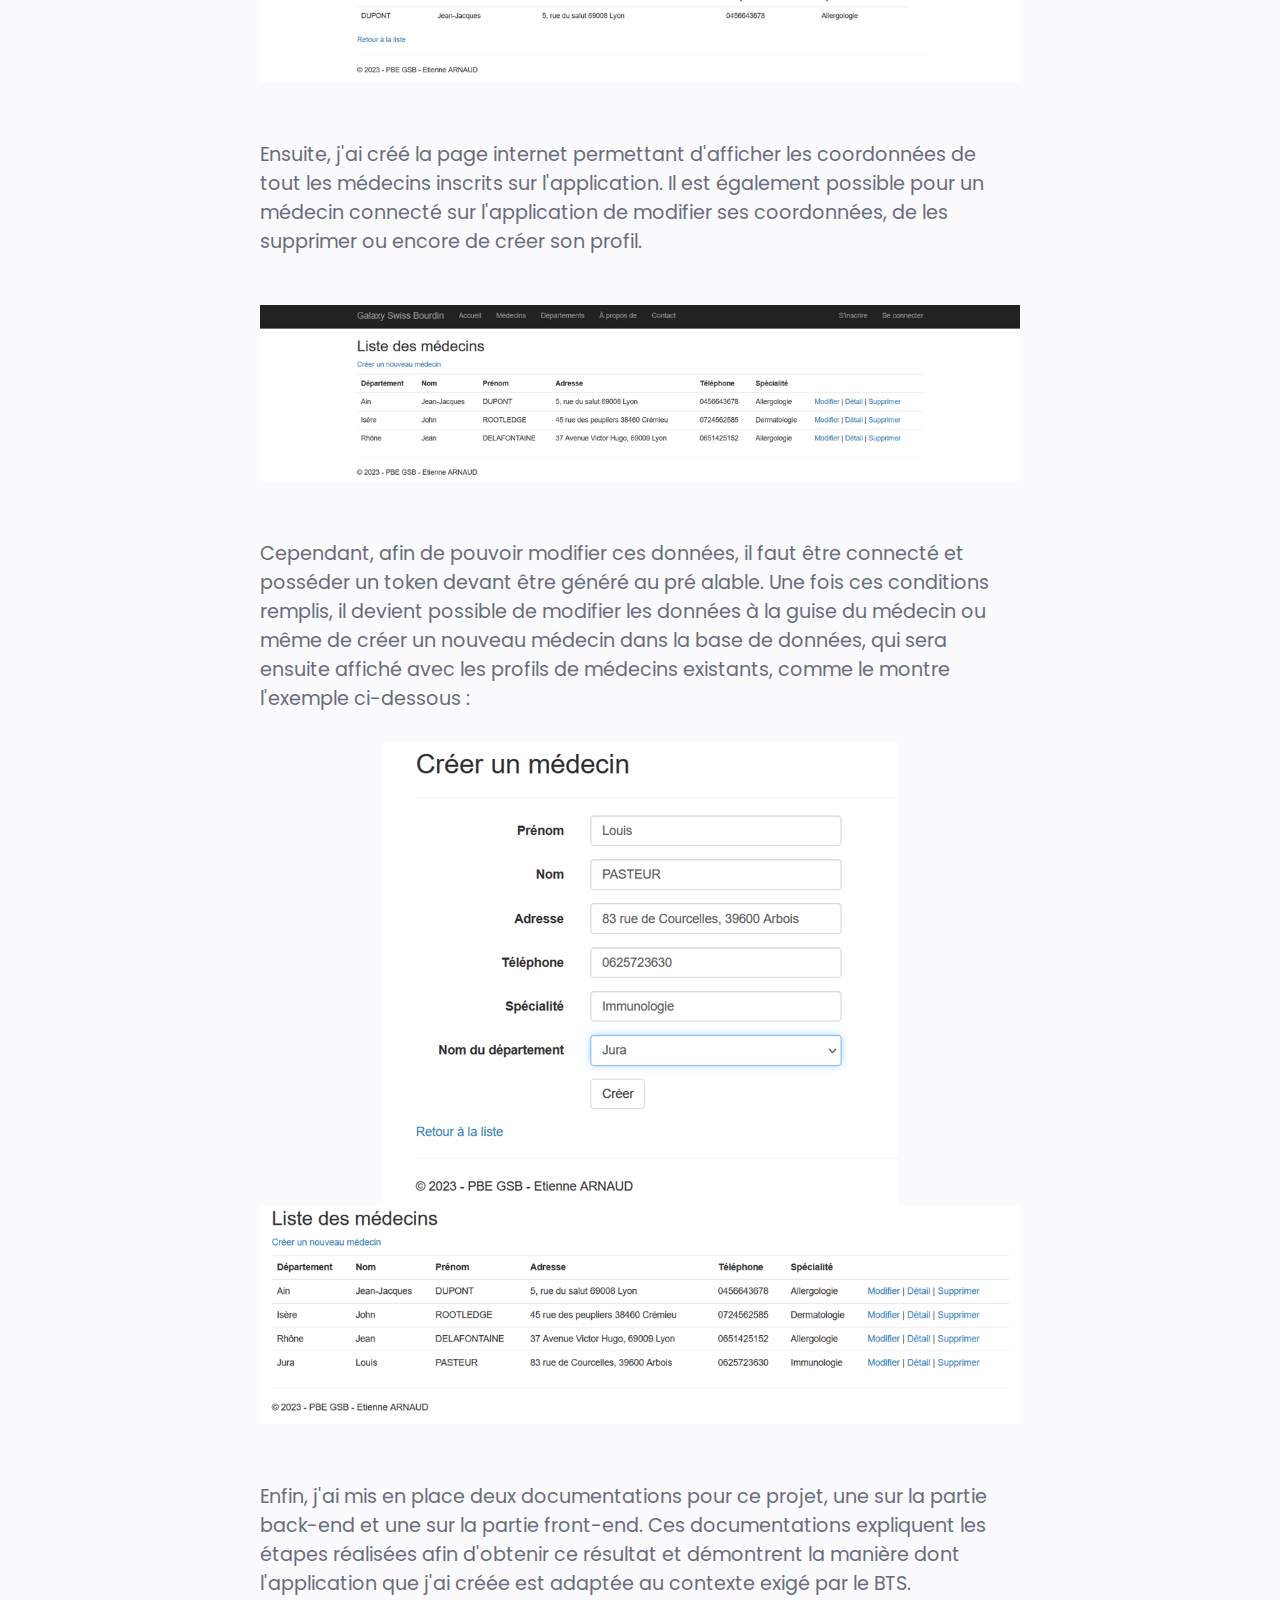
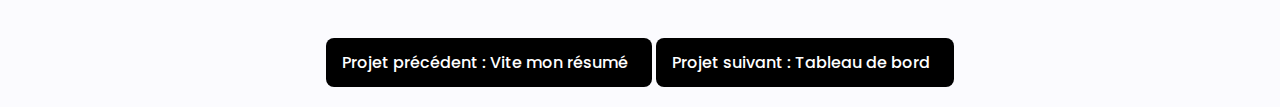
<file: projet_E5.html>
<!DOCTYPE html>
<html lang="en">
<head>
    <meta charset="UTF-8">
    <meta name="viewport" content="width=device-width, initial-scale=1.0">
    <link rel="stylesheet" href="https://unicons.iconscout.com/release/v4.0.8/css/line.css">
    <link rel="stylesheet" href="assets/CSS/style.css">
    <!-- ============ ICON ================= -->
    <link rel="icon" type="image/png" href="assets/img/logo.png">
    <title>Projet E5</title>
</head>
<body>
    <section class="all__content">
        <section class="_header">
            <a href="index.html" class="button button--flex button--small portfolio__button">
                Retour au portfolio 
                <i class="uil uil-arrow-right button__icon"></i>
            </a>
            <a href="tab_bord.html" class="button button--flex button--small portfolio__button">Projet suivant <i class="uil uil-arrow-right button__icon"></i></a>
        </section>
        <section class="title">
            <h1>Projet E5</h1>
            <h4>Développement d'un Back-end et d'un Front-end</h4>
        </section>
        <section class="explication__content">
            <p class="premier paragraphe">
                Au cours de ma deuxième année de BTS SIO option SLAM au sein de l'EPSI Lyon, il m'a été donné l'opportunité de développer 
                un projet liant une partie back-end et une partie front-end. Le but de ce projet était de créer une application web 
                permettant de récupérer la liste des départements français dans une base de données et de créer une deuxième base de 
                données dans laquelle il serait possible d'ajouter, de modifier ou de supprimer les coordonnées des médecins. 
                Un utilisateur pourrait ainsi chercher les coordonnées des médecins présents dans son département.
                <br>
                <br>
            </p>
            <img class="proj1" src="assets/img/portfolio3.png" alt="Page d'accueil">
            <p class="deuxieme paragraphe">
                <br>
                <br>
                Afin de pouvoir accéder à la liste des départements, il suffit de cliquer sur le bouton "Départements" en haut de la page. 
                Nous arrivons ensuite sur la liste des départements où nous pouvons cliquer sur détails afin d'obtenir 
                les coordonnées des médecins présents dans le département demandé, comme le montre l'exemple ci-dessous.
                <br>
                <br>
            </p>
            <img class="proj1" src="assets/img/liste_depart.png" alt="Liste des départements">
            <br>
            <img class="proj1" src="assets/img/med_depart.png" alt="Coordonnées des médecins d'un département">
            <p class="troisieme paragraphe">
                <br>
                <br>
                Ensuite, j'ai créé la page internet permettant d'afficher les coordonnées de tout les médecins inscrits sur l'application. 
                Il est également possible pour un médecin connecté sur l'application de modifier ses coordonnées, de les supprimer 
                ou encore de créer son profil. 
                <br>
                <br>
            </p>
            <img class="proj1" src="assets/img/liste_med.png" alt="La liste des médecins complète">
            <p class="quatrieme paragraphe">
                <br>
                <br>
                Cependant, afin de pouvoir modifier ces données, il faut être connecté et posséder un token 
                devant être généré au pré alable. Une fois ces conditions remplis, il devient possible de modifier les données 
                à la guise du médecin ou même de créer un nouveau médecin dans la base de données, qui sera ensuite affiché avec les profils 
                de médecins existants, comme le montre l'exemple ci-dessous :
                <br>
                <br>
                <img class="proj1" src="assets/img/creer_med.png" alt="Création d'un nouveau médecin">
                <img class="proj1" src="assets/img/update_liste_med.png" alt="Liste mise à jour des médecins">
                <br>
                <br>
                Enfin, j'ai mis en place deux documentations pour ce projet, une sur la partie back-end et une sur la partie front-end. 
                Ces documentations expliquent les étapes réalisées afin d'obtenir ce résultat et démontrent la manière dont 
                l'application que j'ai créée est adaptée au contexte exigé par le BTS.
            </p>

        </section>
        <section class="_footer">
            <a href="chat_gpt.html" class="button button--flex button--small portfolio__button">Projet précédent : Vite mon résumé<i class="uil uil-arrow-right button__icon"></i></a>
            <a href="tab_bord.html" class="button button--flex button--small portfolio__button">Projet suivant : Tableau de bord <i class="uil uil-arrow-right button__icon"></i></a>
        </section>
    </section>
</body>
</html>
</file>
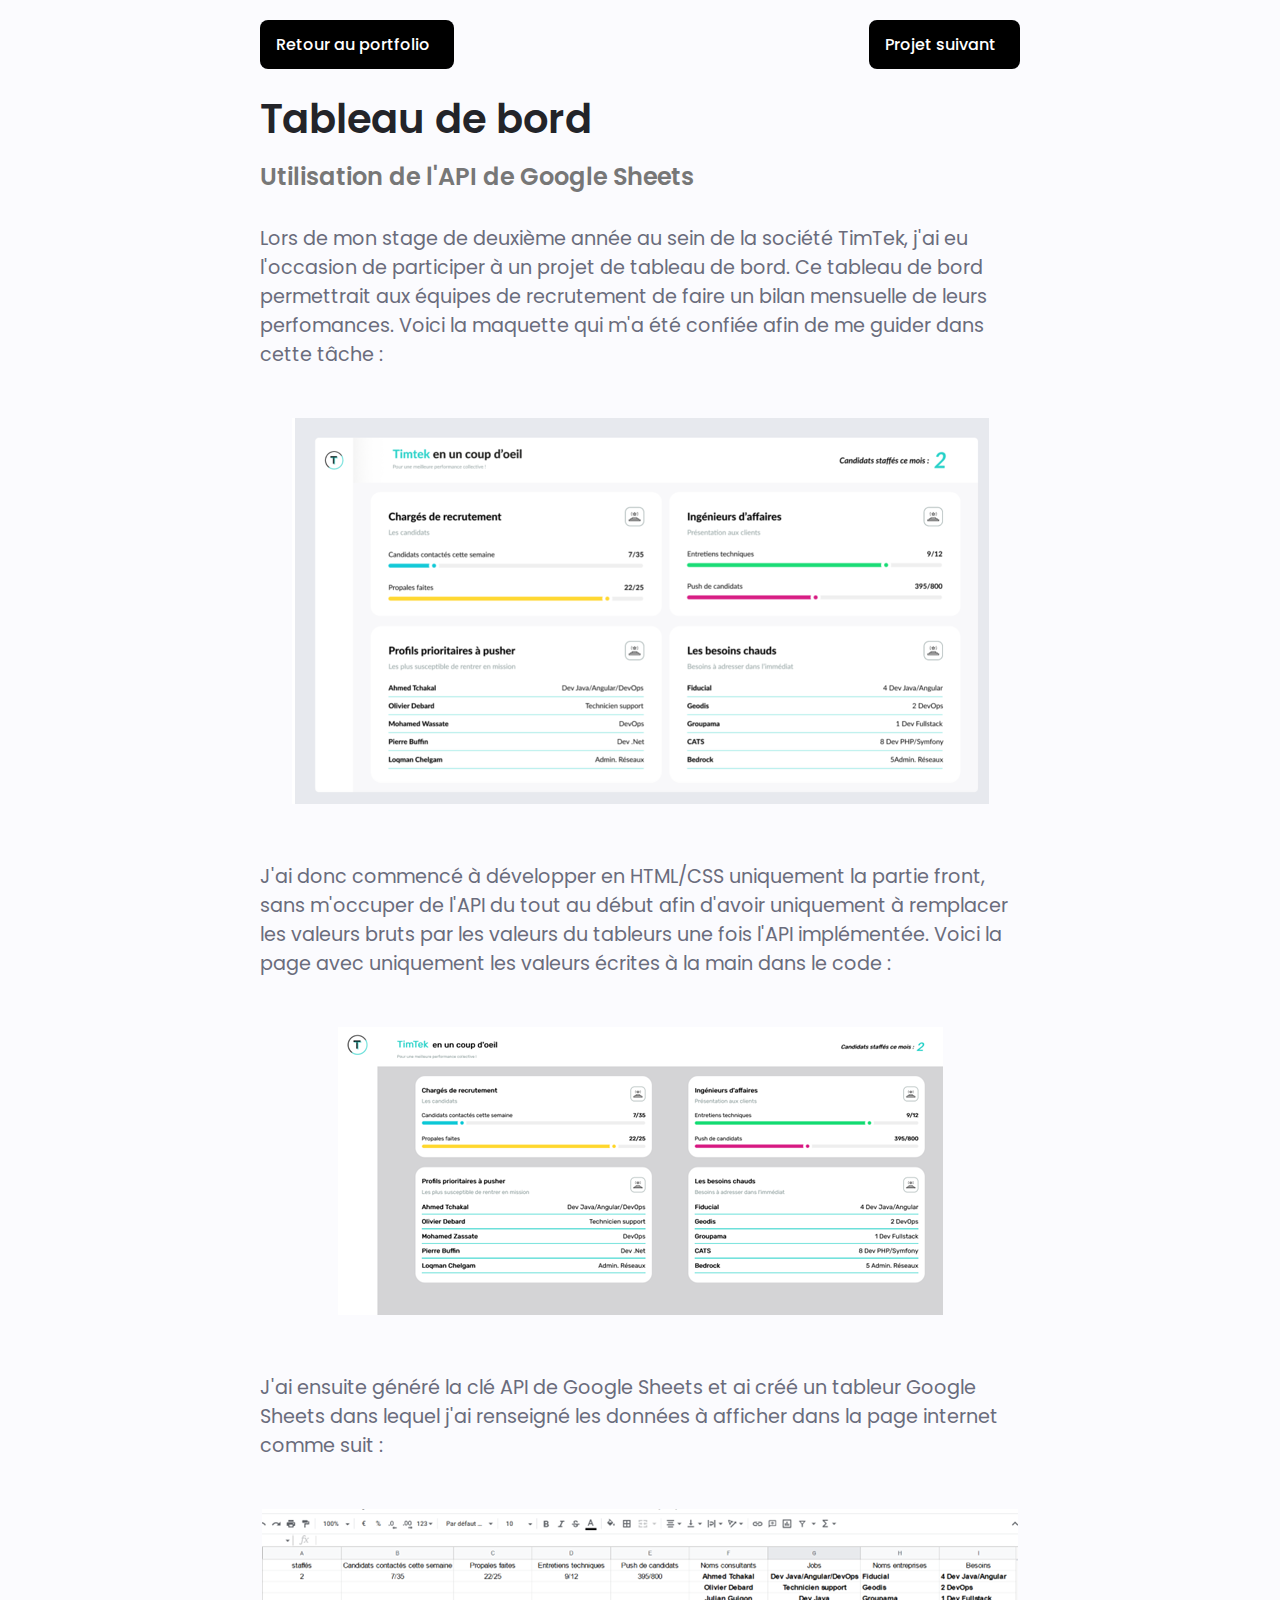
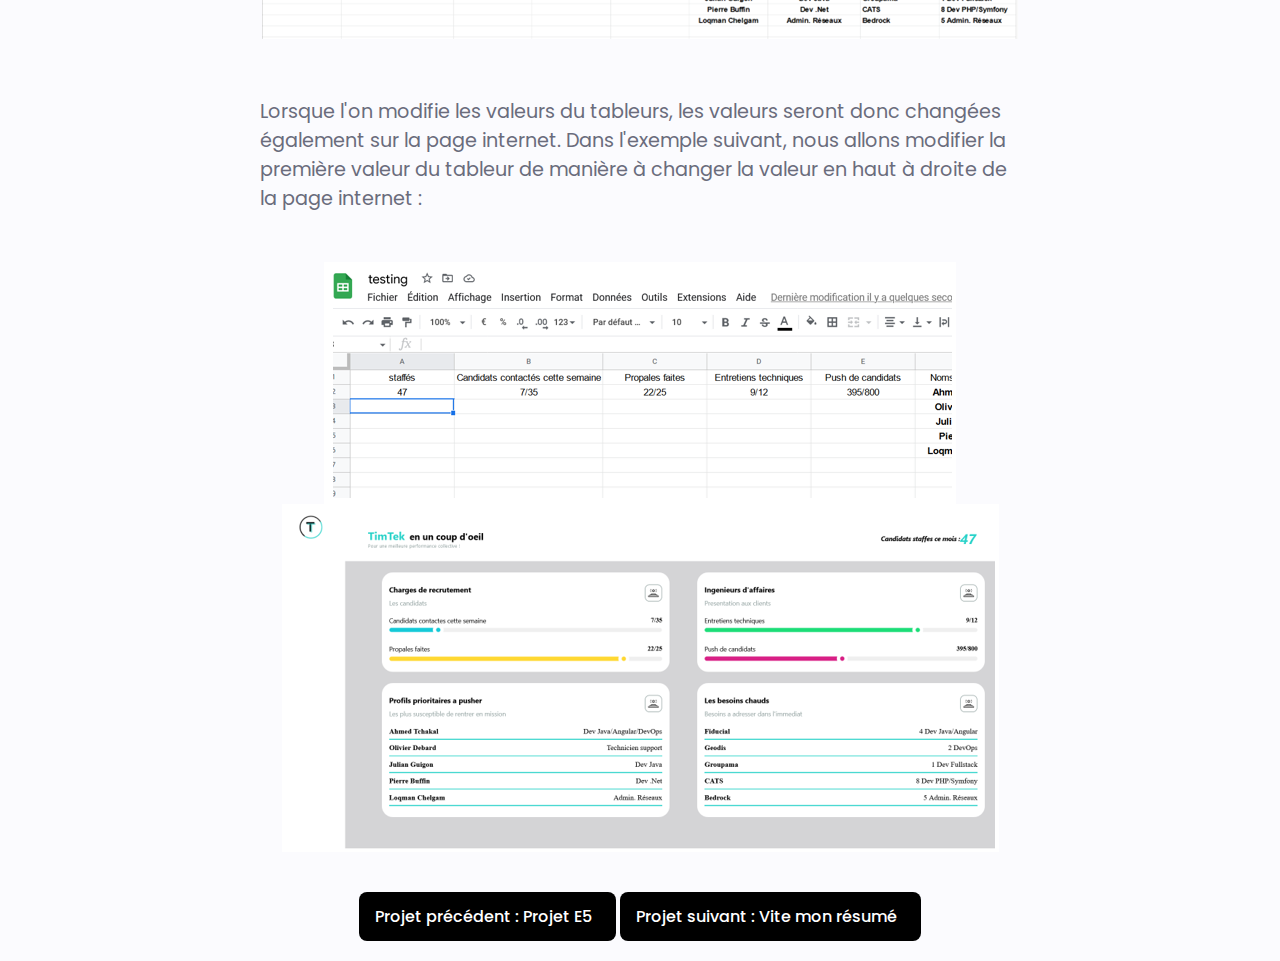
<file: tab_bord.html>
<!DOCTYPE html>
<html lang="en">
<head>
    <meta charset="UTF-8">
    <meta name="viewport" content="width=device-width, initial-scale=1.0">
    <link rel="stylesheet" href="https://unicons.iconscout.com/release/v4.0.8/css/line.css">
    <link rel="stylesheet" href="assets/CSS/style.css">
    <!-- ============ ICON ================= -->
    <link rel="icon" type="image/png" href="assets/img/logo.png">
    <title>Tableau de bord</title>
</head>
<body>
    <section class="all__content">
        <section class="_header">
            <a href="index.html" class="button button--flex button--small portfolio__button">
                Retour au portfolio 
                <i class="uil uil-arrow-right button__icon"></i>
            </a>
            <a href="chat_gpt.html" class="button button--flex button--small portfolio__button">Projet suivant <i class="uil uil-arrow-right button__icon"></i></a>
        </section>
        <section class="title">
            <h1>Tableau de bord</h1>
            <h4>Utilisation de l'API de Google Sheets</h4>
        </section>
        <section class="explication__content">
            <p class="premier paragraphe">
                Lors de mon stage de deuxième année au sein de la société TimTek, j'ai eu l'occasion de participer à un projet 
                de tableau de bord. Ce tableau de bord permettrait aux équipes de recrutement de faire un bilan mensuelle de leurs perfomances. 
                Voici la maquette qui m'a été confiée afin de me guider dans cette tâche :
                <br>
                <br>
            </p>
            <img class="proj1" src="assets/img/maquette.png" alt="maquette du tableau de bord">
            <p class="deuxieme paragraphe">
                <br>
                <br>
                J'ai donc commencé à développer en HTML/CSS uniquement la partie front, sans m'occuper de l'API du tout au début afin 
                d'avoir uniquement à remplacer les valeurs bruts par les valeurs du tableurs une fois l'API implémentée. 
                Voici la page avec uniquement les valeurs écrites à la main dans le code : 
                <br>
                <br>
            </p>
            <img class="proj1" src="assets/img/front_sans_api.png" alt="front">
            <p class="troisieme paragraphe">
                <br>
                <br>
                J'ai ensuite généré la clé API de Google Sheets et ai créé un tableur Google Sheets dans lequel j'ai renseigné les données à afficher 
                dans la page internet comme suit : 
                <br>
                <br>
            </p>
            <img class="proj1" src="assets/img/tableur.png" alt="Tableur Google Sheets">
            <p class="quatrieme paragraphe">
                <br>
                <br>
                Lorsque l'on modifie les valeurs du tableurs, les valeurs seront donc changées également sur la page internet. 
                Dans l'exemple suivant, nous allons modifier la première valeur du tableur de manière à changer la valeur 
                en haut à droite de la page internet : 
                <br>
                <br>
            </p>
            <img class="proj1" src="assets/img/tableur_modifié.png" alt="Le tableur modifié">
            <img class="proj1" src="assets/img/resultat_tab_bord.png" alt="Page modifiée">
        </section>
        <section class="_footer">
            <a href="projet_E5.html" class="button button--flex button--small portfolio__button">Projet précédent : Projet E5 <i class="uil uil-arrow-right button__icon"></i></a>
            <a href="chat_gpt.html" class="button button--flex button--small portfolio__button">Projet suivant : Vite mon résumé <i class="uil uil-arrow-right button__icon"></i></a>
        </section>
    </section>
</body>
</html>
</file>
<file: assets/CSS/style.css>
@import url('https://fonts.googleapis.com/css2?family=Poppins:wght@400;500;600&display=swap');

:root {
    --header-height: 3rem;
    /* =======Color======= */
    /* favorite color */
    --hue-color: 232;
    /* purple 250 - green 142 - blue 230 - pink 340 */

    /* HSL color mode */
    --first-color: hsl(var(--hue-color), 69%, 0%); /*61%*/ /*Noir : 0%*/
    --first-color-second: hsl(var(--hue-color), 69%, 0%); /*61%*/ /*Noir : 0%*/
    --first-color-alt: hsl(var(--hue-color), 57%, 13%); /*53%*/ /*Noir : 13%*/
    --first-color-lighter: hsl(var(--hue-color), 92%, 85%);
    --title-color: hsl(var(--hue-color), 8%, 15%);
    --text-color: hsl(var(--hue-color), 8%, 45%);
    --text-color-light: hsl(var(--hue-color), 8%, 65%);
    --input-color: hsl(var(--hue-color), 70%, 96%);
    --body-color: hsl(var(--hue-color), 60%, 99%);
    --container-color: #fff;
    --scroll-bar-color: hsl(var(--hue-color), 12%, 90%);
    --scroll-thumb-color: hsl(var(--hue-color), 12%, 80%);

    /* =======Font and typography======== */
    --body-font: 'Poppins', sans-serif;

    /*.5rem = 8px, 1rem = 16px, 1.5rem = 24px*/
    --big-font-size: 2rem;
    --h1-font-size: 1.5rem;
    --h2-font-size: 1.25rem;
    --h3-font-size: 1.125rem;
    --normal-font-size: .938rem;
    --small-font-size: .813rem;
    --smaller-font-size: .75rem;

    /* ========Font Weight======== */
    --font-medium: 500;
    --font-semi-bold: 600;

    /*========Margin button========*/
    --mb-0-25: .25rem;
    --mb-0-5: .5rem;
    --mb-0-75: .75rem;
    --mb-1: 1rem;
    --mb-1-5: 1.5rem;
    --mb-2: 2rem;
    --mb-2-5: 2.5rem;
    --mb-3: 3rem;

    /*========z index=======*/
    --z-tooltip: 10;
    --z-fixed: 100;
    --z-modal: 1000;
}

/*Font size for large devices*/

@media screen and (min-width: 968px) {
    :root {
        --big-font-size: 3rem;
        --h1-font-size: 2.25rem;
        --h2-font-size: 1.5rem;
        --h3-font-size: 1.25rem;
        --normal-font-size: 1rem;
        --small-font-size: .875rem;
        --smaller-font-size: .813rem;
    }
}

/*=======Variable dark theme======*/
body.dark-theme{
        /* HSL color mode */
        --first-color: hsl(var(--hue-color), 69%, 61%); /*A supprimer pour remettre comme avant*/
        --first-color-second: hsl(var(--hue-color), 69%, 61%); /*30%, 8%*/
        --first-color-alt: hsl(var(--hue-color), 57%, 53%); /*A supprimer pour remettre comme avant*/
        --title-color: hsl(var(--hue-color), 8%, 95%);
        --text-color: hsl(var(--hue-color), 8%, 75%);
        --input-color: hsl(var(--hue-color), 29%, 16%);
        --body-color: hsl(var(--hue-color), 28%, 12%);
        --container-color: hsl(var(--hue-color), 29%, 16%);
        --scroll-bar-color: hsl(var(--hue-color), 12%, 48%);
        --scroll-thumb-color: hsl(var(--hue-color), 12%, 36%);
}

/*=======Button dark/light========*/
.nav__btns{
    display: flex;
    align-items: center;
}

.change-theme{
    font-size: 1.25rem;
    color: var(--title-color);
    margin-right: var(--mb-1);
    cursor: pointer;
}

.change-theme:hover{
    color: var(--first-color);
}

/*=======Base======*/
* {
    box-sizing: border-box;
    padding: 0;
    margin: 0;
}

html {
    scroll-behavior: smooth;
}

body {
    margin: 0 0 var(--header-height) 0;
    font-family: var(--body-font);
    font-size: var(--normal-font-size);
    background-color: var(--body-color);
    color: var(--text-color);
}

h1,
h2,
h3,
h4 {
    color: var(--title-color);
    font-weight: var(--font-semi-bold);
}

ul {
    list-style: none;
}

a {
    text-decoration: none;
}

img {
    max-width: 100%;
    height: auto;
}

/*=======Reusable css classes======*/
.section {
    padding: 2rem 0 4rem;
}

.section__title {
    font-size: var(--h1-font-size);
}

.section__subtitle {
    display: block;
    font-size: var(--small-font-size);
    margin-bottom: var(--mb-3);
}

.section__title,
.section__subtitle {
    text-align: center;
}

/*=======Layout======*/
.container {
    max-width: 768px;
    margin-left: var(--mb-1-5);
    margin-right: var(--mb-1-5);
}

.grid {
    display: grid;
    gap: 1.5em;
}

.header {
    width: 100%;
    position: fixed;
    bottom: 0;
    left: 0;
    z-index: var(--z-fixed);
    background-color: var(--body-color);
}

/*=======Nav======*/
.nav {
    max-width: 968px;
    height: var(--header-height);
    display: flex;
    justify-content: space-between;
    align-items: center;
}

.nav__logo,
.nav__toggle {
    color: var(--title-color);
    font-weight: var(--font-medium);
}

.nav__logo:hover {
    color: var(--first-color);
}

.nav__toggle {
    font-size: 1.1rem;
    cursor: pointer;
}

.nav__toggle:hover {
    color: var(--first-color);
}

@media screen and (max-width: 767px) {
    .nav__menu {
        position: fixed;
        bottom: -100%;
        left: 0;
        width: 100%;
        background-color: var(--body-color);
        padding: 2rem 1.5rem 4rem;
        box-shadow: 0 -1px 4px rgba(0, 0, 0, .15);
        border-radius: 1.5rem 1.5rem 0 0;
        transition: .3s;
    }
}

.nav__list {
    grid-template-columns: repeat(3, 1fr);
    gap: 2rem;
}

.nav__link {
    display: flex;
    flex-direction: column;
    align-items: center;
    font-size: var(--small-font-size);
    color: var(--title-color);
    font-weight: var(--font-medium);
}

.nav__link:hover {
    color: var(--first-color);
}

.nav__icon {
    font-size: 1.2rem;
}

.nav__close {
    position: absolute;
    right: 1.3rem;
    bottom: .5rem;
    font-size: 1.5rem;
    cursor: pointer;
    color: var(--first-color);
}

.nav__close:hover {
    color: var(--first-color-alt);
}

/* Show menu */
.show-menu {
    bottom: 0;
}

/* Active link */
.active-link{
    color: var(--first-color);
}

/* Change background header */
.scroll-header{
    box-shadow: 0 -1px 4px rgba(0, 0, 0, .15);
}

/*========= Home ==========*/
.home__container {
    gap: 1rem;
}

.home__content {
    grid-template-columns: .5fr 3fr;
    padding-top: 3.5rem;
    align-items: center;
}

.home__social {
    display: grid;
    grid-template-columns: max-content;
    row-gap: 1rem;
}

.home__social-icon {
    font-size: 1.25rem;
    color: var(--first-color);
}

.home__social-icon:hover {
    color: var(--first-color-alt);
}

.home__blob {
    width: 200px;
    fill: var(--first-color);
}

.home__blob-img {
    width: 170px;
}

.home__data{
    grid-column: 1/3;
}

.home__title{
    font-size: var(--big-font-size);
}

.home__subtitle{
    font-size: var(--h3-font-size);
    color: var(--text-color);
    font-weight: var(--font-medium);
    margin-bottom: var(--mb-0-75);
}

.home__description{
    margin-bottom: var(--mb-2);
}

.home__scroll{
    display: none;
}

.home__scroll-button{
    color: var(--first-color);
    transition: .3s;
}

.home__scroll-button:hover{
    transform: translateY(.25rem);
}

.home__scroll-mouse{
    font-size: 2rem;
}

.home__scroll-name{
    font-size: var(--small-font-size);
    color: var(--title-color);
    font-weight: var(--font-medium);
    margin-right: var(--mb-0-25);
}

.home__scroll-arrow{
    font-size: 1.25rem;
}

/*========= Buttons ======*/
.button{
    display: inline-block;
    background-color: var(--first-color);
    color: #fff;
    padding: 1rem;
    border-radius: .5rem;
    font-weight: var(--font-medium);
}

.button:hover{
    background-color: var(--first-color-alt);
}

.button__icon{
    font-size: 1.25rem;
    margin-left: var(--mb-0-5);
    transition: .3s;
}

.button--white{
    background-color: #fff;
    color: var(--first-color);
}

.button--white:hover{
    background-color: #fff;
}

.button--flex{
    display: inline-flex;
    align-items: center;
}

.button--small{
    padding: .75rem 1rem;
}

.button--link{
    padding: 0;
    background-color: transparent;
    color: var(--first-color);
}

.button--link:hover{
    background-color: transparent;
    color: var(--first-color-alt);
}

/*======== About ========*/
.about__img{
    width: 200px;
    border-radius: .5rem;
    justify-self: center;
    align-self: center;
}

.about__description{
    text-align: center;
    margin-bottom: var(--mb-2-5);
}

.about__info{
    display: flex;
    justify-content: space-evenly;
    margin-bottom: var(--mb-2-5);
}

.about__info-title{
    font-size: var(--h2-font-size);
    font-weight: var(--font-semi-bold);
    color: var(--title-color);
}

.about__info-name{
    font-size: var(--smaller-font-size);
}

.about__info-title, .about__info-name{
    display: block;
    text-align: center;
}

.about__buttons{
    display: flex;
    justify-content: center;
}

/*======== Skills =======*/
.skills__container{
    row-gap: 0;
}

.skills__header{
    display: flex;
    align-items: center;
    margin-bottom: var(--mb-2-5);
    cursor: pointer;
}

.skills__icon,.skills__arrow{
    font-size: 2rem;
    color: var(--first-color);
}

.skills__icon{
    margin-right: var(--mb-0-75);
}

.skills__title{
    font-size: var(--h3-font-size);
}

.skills__subtitle{
    font-size: var(--small-font-size);
    color: var(--text-color-light);
}

.skills__arrow{
    margin-left: auto;
    transition: .4s;
}

.skills__list{
    row-gap: 1.5rem;
    padding-left: 2.7rem;
}

.skills__titles{
    display: flex;
    justify-content: space-between;
    margin-bottom: var(--mb-0-5);
}

.skills__name{
    font-size: var(--normal-font-size);
    font-weight: var(--font-medium);
}

.skills__bar,.skills__percentage{
    height: 5px;
    border-radius: .25rem;
}

.skills__bar{
    background-color: var(--first-color-lighter);
}

.skills__percentage{
    display: block;
    background-color: var(--first-color);
}

.skills__html{
    width: 90%;
}
.skills__css{
    width: 90%;
}
.skills__js{
    width: 85%;
}
.skills__angular{
    width: 45%;
}

.skills__php{
    width: 80%;
}
.skills__node{
    width: 10%;
}
.skills__cyber{
    width: 25%;
}
.skills__python{
    width: 45%;
}

.skills__figma{
    width: 70%;
}
.skills__canva{
    width: 85%;
}
.skills__photoshop{
    width: 60%;
}

.skills__close .skills__list{
    height: 0;
    overflow: hidden;
}

.skills__open .skills__list{
    height: max-content;
    margin-bottom: var(--mb-2-5);
}

.skills__open .skills__arrow{
    transform: rotate(-180deg);
}

/*======== Qualification =========*/
.qualification__tabs {
    display: flex;
    justify-content: space-evenly;
    margin-bottom: var(--mb-2);
}

.qualification__button {
    font-size: var(--h3-font-size);
    font-weight: var(--font-medium);
    cursor: pointer;
}

.qualification__button:hover {
    color: var(--first-color);
}

.qualification__icon {
    font-size: 1.8rem;
    margin-right: var(--mb-0-25);
}

.qualification__data {
    display: grid;
    grid-template-columns: 1fr max-content 1fr;
    column-gap: 1.5rem;
}

.qualification__title {
    font-size: var(--normal-font-size);
    font-weight: var(--font-medium);
}

.qualification__subtitle {
    display: inline-block;
    font-size: var(--small-font-size);
    margin-bottom: var(--mb-1);
}

.qualification__calendar {
    font-size: var(--smaller-font-size);
    color: var(--text-color-light);
}

.qualification__rounder {
    display: inline-block;
    width: 13px;
    height: 13px;
    background-color: var(--first-color);
    border-radius: 50%;
}

.qualification__line {
    display: block;
    width: 1px;
    height: 100%;
    background-color: var(--first-color);
    transform: translate(6px, -7px);
}

.qualification [data-content] {
    display: none;
}

.qualification__active[data-content] {
    display: block;
}

.qualification__button.qualification__active{
    color: var(--first-color);
}

/*======== Services =========*/
/* #services{
    background-color: var(--first-color-second);
} */

.services__container{
    gap: 1.5rem;
    grid-template-columns: repeat(2, 1fr);
    display: flex;
    justify-content: center;
    align-items: center;
    flex-wrap: wrap;
}

.services__content{
    position: relative;
    background-color: var(--container-color); 
    padding: 3.5rem .5rem 1.25rem 1.5rem;
    border-radius: .25rem;
    box-shadow: 0 2px 4px rgba(0, 0, 0, .15);
    transition: .3s;
    width: 13rem;
}

.services__content:hover{
    box-shadow: 0 4px 8px rgba(0, 0, 0, .15);
}

.services__icon{
    display: block;
    font-size: 1.5rem;
    color: var(--first-color);
    margin-bottom: var(--mb-1);
}

.services__title{
    font-size: var(--h3-font-size);
    margin-bottom: var(--mb-1);
    font-weight: var(--font-medium);
}

.services__button{
    cursor: pointer;
    font-size: var(--small-font-size);
}

.services__button:hover .button__icon{
    transform: translateX(.25rem);
}

.services__modal{
    position: fixed;
    top: 0;
    left: 0;
    right: 0;
    bottom: 0;
    background-color: rgba(0, 0, 0, .5);
    display: flex;
    align-items: center;
    justify-content: center;
    padding: 0 1rem;
    z-index: var(--z-modal);
    opacity: 0;
    visibility: hidden;
    transition: .3s;
}

.services__modal-content{
    position: relative;
    background-color: var(--container-color);
    padding: 1.5rem;
    border-radius: .5rem;
    max-height: 80vh;
    overflow-y: auto;
}

.services__modal-services{
    row-gap: 1rem;
}

.services__modal-service{
    display: flex;
}

.services__modal-title{
    font-size: var(--h3-font-size);
    font-weight: var(--font-medium);
    margin-bottom: var(--mb-1-5);
}

.services__modal-close{
    position: absolute;
    top: 1rem;
    right: 1rem;
    font-size: 1.5rem;
    color: var(--first-color);
    cursor: pointer;
}

.services__modal-icon{
    color: var(--first-color);
    margin-right: var(--mb-0-25);
}

/* Active modal*/
.active-modal{
    opacity: 1;
    visibility: visible;
}

/*======== Portfolio =========*/
.portfolio__container{
    overflow: initial;
}

.portfolio__content{
    padding: 0 1.5rem;
}

.portfolio__img{
    width: 265px;
    border-radius: .5rem;
    justify-self: center;
}

.portfolio__title{
    font-size: var(--h3-font-size);
    margin-bottom: var(--mb-0-5);
}

.portfolio__description{
    margin-bottom: var(--mb-0-75);
}

.portfolio__button:hover .button__icon{
    transform: translateX(.25rem);
}

.swiper-button-prev::after,
.swiper-button-next::after{
    content: '';
}

.swiper-portfolio-icon{
    font-size: 2rem;
    color: var(--first-color);
}

.swiper-button-prev{
    left: -.5rem;
}

.swiper-button-next{
    right: -.5rem;
}

.swiper-container-horizontal > .swiper-pagination-bullets{
    bottom: -2.5rem;
}

.swiper-pagination-bullet-active{
    background-color: var(--first-color);
}

.swiper-button-prev,
.swiper-button-next,
.swiper-pagination-bullet{
    outline: none;
}

/*======== Project in mind =========*/
.project{
    text-align: center;
}

.project__bg{
    background-color: var(--first-color-second);
    padding-top: 3rem;
}

.project__title{
    font-size: var(--h2-font-size);
    margin-bottom: var(--mb-0-75);
}

.project__description{
    margin-bottom: var(--mb-1-5);
}

.project__title,
.project__description{
    color: #fff;
}

.project__img{
    width: 232px;
    justify-self: center;
}

/*======== Testimonial =========*/
.testimonial__data,
.testimonial__header{
    display: flex;
}

.testimonial__data{
    justify-content: space-between;
    margin-bottom: var(--mb-1);
}

.testimonial__img{
    width: 60px;
    height: 60px;
    border-radius: 50%;
    margin-right: var(--mb-0-75);
}

.testimonial__name{
    font-size: var(--h3-font-size);
    font-weight: var(--font-medium);
}

.testimonial__client{
    font-size: var(--small-font-size);
    color: var(--text-color-light);
}

.testimonial__description{
    margin-bottom: var(--mb-2-5);
}

.testimonial__icon-star{
    color: var(--first-color);
}

.swiper-container .swiper-pagination-testimonial{
    bottom: 0;
}

/*======== Contact me =========*/
.contact__container{
    row-gap: 3rem;
    display: flex;
    justify-content: center;
}

.contact__information{
    display: flex;
    margin-bottom: var(--mb-2);
}

.contact__icon{
    font-size: 2rem;
    color: var(--first-color);
    margin-right: var(--mb-0-75);
}

.contact__title{
    font-size: var(--h3-font-size);
    font-weight: var(--font-medium);
}

.contact__subtitle{
    font-size: var(--small-font-size);
    color: var(--text-color-light);
}

.contact__content{
    background-color: var(--input-color);
    border-radius: .5rem;
    padding: .75rem 1rem .25rem;
}

.contact__label{
    font-size: var(--smaller-font-size);
    color: var(--title-color);
}

.contact__input{
    width: 100%;
    background-color: var(--input-color);
    color: var(--text-color);
    font-family: var(--body-font);
    font-size: var(--normal-font-size);
    border: none;
    outline: none;
    padding: .25rem .5rem .5rem 0;
}

/*======== Footer =========*/
.footer{
    padding-top: 2rem;
}

.footer__container{
    row-gap: 3.5rem;
}

.footer__bg{
    background-color: var(--first-color-second);
    padding: 2rem 0 3rem;
}

.footer__title{
    font-size: var(--h1-font-size);
    margin-bottom: var(--mb-0-25);
}

.footer__subtitle{
    font-size: var(--small-font-size);
}

.footer__links{
    display: flex;
    flex-direction: column;
    row-gap: 1.5rem;
}

.footer__links:hover{
    color: var(--first-color-lighter);
}

.footer__social{
    font-size: 1.25rem;
    margin-right: var(--mb-1-5);
}

.footer__social:hover{
    color: var(--first-color-lighter);
}

.footer__copy{
    font-size: var(--smaller-font-size);
    text-align: center;
    color: var(--text-color-light);
    margin-top: var(--mb-3);
}

.footer__title,
.footer__subtitle,
.footer__link,
.footer__social{
    color: #fff;
}

/*======== SCROLL UP =========*/
.scrollup{
    position: fixed;
    right: 1rem;
    bottom: -20%;
    background-color: var(--first-color);
    opacity: .8;
    padding: 0 .3rem;
    border-radius: .4rem;
    z-index: var(--z-tooltip);
    transition: .4s;
}

.scrollup:hover{
    background-color: var(--first-color-alt);
}

.scrollup__icon{
    font-size: 1.5rem;
    color: #fff;
}

/* Show scroll */
.show-scroll{
    bottom: 5rem;
}

/*======== SCROLL BAR =========*/
::-webkit-scrollbar{
    width: .60rem;
    background-color: var(--scroll-bar-color);
    border-radius: .5rem;
}

::-webkit-scrollbar-thumb{
    background-color: var(--scroll-thumb-color);
    border-radius: .5rem;
}

::-webkit-scrollbar-thumb:hover{
    background-color: var(--text-color-light);
}





.all__content {
    max-width: 800px;
    margin: auto;
    padding: 20px;
}

/* Style de la section en-tête */
.header {
    display: flex;
    justify-content: space-between;
    align-items: center;
    margin-bottom: 20px;
}

/* Style de la section titre */
.title h1 {
    font-size: 2.5rem;
    margin-bottom: 10px;
}

.title h4 {
    font-size: 1.5rem;
    color: #777;
    margin-bottom: 30px;
}

/* Style de la section de contenu d'explication */
.explication__content {
    max-width: 100%;
    margin-bottom: 20px;
}

.explication__content .premier.paragraphe {
    font-size: 1.2rem;
    margin-bottom: 20px;
}

.explication__content .deuxieme.paragraphe {
    font-size: 1.2rem;
    margin-bottom: 20px;
}

.explication__content .troisieme.paragraphe {
    font-size: 1.2rem;
    margin-bottom: 20px;
}

.explication__content .quatrieme.paragraphe {
    font-size: 1.2rem;
    margin-bottom: 20px;
}

._header {
    display: flex;
    justify-content: space-between;
    align-items: center;
    margin-bottom: 20px;
}

._footer {
    text-align: center;
    margin-top: 40px;
}

.proj1 {
    width: auto;
    margin-bottom: 20px;
    display: block;
    margin: 0 auto;
}

/*======== MEDIA QUERIES =========*/
/* For Small Devices */
@media screen and (max-width: 350px){
    .container{
        margin-left: var(--mb-1);
        margin-right: var(--mb-1);
    }

    .nav_menu{
        padding: 2rem .25rem 4rem;
    }
    .nav__list{
        column-gap: 0;
    }

    .home__content{
        grid-template-columns: .25fr 3fr;
    }
    .home__blob{
        width: 180px;
    }

    .skills__title{
        font-size: var(--normal-font-size);
    }
    
    .qualification__data{
        gap: .5rem;
    }

    .services__container{
        grid-template-columns: max-content;
        justify-content: center;
    }
    .services__content{
        padding-right: 3.5rem;
    }
    .services__modal{
        padding: 0 .5rem;
    }

    .project__img{
        width: 200px;
    }

    .testimonial__data,
    .testimonial__header{
        flex-direction: column;
        align-items: center;
    }
    .testimonial__img{
        margin-right: 0;
        margin-bottom: var(--mb-0-25);
    }
    .testimonial__data,
    .testimonial__description{
        text-align: center;
    }
}

/* For Medium Devices */
@media screen and (min-width: 568px){
    .home__content{
        grid-template-columns: max-content 1fr 1fr;
    }
    .home__data{
        grid-column: initial;
    }
    .home__img{
        order: 1;
        justify-self: center;
    }

    .about__container,
    .skills__container,
    .portfolio__content,
    .project__container,
    .contact__container,
    .footer__container{
        grid-template-columns: repeat(2, 1fr);
    }

    .qualification__sections{
        display: grid;
        grid-template-columns: .6fr;
        justify-content: center;
    }
}

@media screen and (min-width: 768px){
    .container{
        margin-left: auto;
        margin-right: auto;
    }

    body{
        margin: 0;
    }

    .section{
        padding: 6rem 0 2rem;
    }
    .section__subtitle{
        margin-bottom: 4rem;
    }

    .header{
        top: 0;
        bottom: initial;
    }

    .header,
    .main,
    .footer__container{
        padding: 0 1rem;
    }

    .nav{
        height: calc(var(--header-height) + 1.5rem);
        column-gap: 1rem;
    }
    .nav__icon,
    .nav__close,
    .nav__toggle{
        display: none;
    }
    .nav__list{
        display: flex;
        column-gap: 2rem;
    }
    .nav__menu{
        margin-left: auto;
    }
    .change-theme{
        margin: 0;
    }

    .home__container{
        row-gap: 5rem;
    }
    .home__content{
        padding-top: 5.5rem;
        column-gap: 2rem;
    }
    .home__blob{
        width: 270px;
    }
    .home__scroll{
        display: block;
    }
    .home__scroll-button{
        margin-left: 3rem;
    }

    .about__container{
        column-gap: 5rem;
    }
    .about__img{
        width: 350px;
    }
    .about__description{
        text-align: initial;
    }
    .about__info{
        justify-content: space-between;
    }
    .about__buttons{
        justify-content: initial;
    }

    .qualification__tabs{
        justify-content: center;
    }
    .qualification__button{
        margin: 0 var(--mb-1);
    }
    .qualification__sections{
        grid-template-columns: .5fr;
    }

    .services__container{
        grid-template-columns: repeat(3, 218px);
        justify-content: center;
    }
    .services__icon{
        font-size: 2rem;
    }
    .services__content{
        padding: 6rem 0 2rem 2.5rem;
    }
    .services__modal-content{
        width: 750px;
    }

    .portfolio__img{
        width: 320px;
    }
    .portfolio__content{
        align-items: center;
    }

    .project{
        text-align: initial;
    }
    .project__bg{
        background: none;
    }
    .project__container{
        background-color: var(--first-color-second);
        border-radius: 1rem;
        padding: 3rem 2.5rem 0;
        grid-template-columns: 1fr max-content;
        column-gap: 3rem;
    }
    .project__data{
        padding-top: .8rem;
    }

    .footer__container{
        grid-template-columns: repeat(3, 1fr);
    }
    .footer__bg{
        padding: 3rem 0 3.5rem;
    }
    .footer__links{
        flex-direction: row;
        column-gap: 2rem;
    }
    .footer__socials{
        justify-self: flex-end;
    }
    .footer__copy{
        margin-top: 4.5rem;
    }
}

/* For Large Devices */
@media screen and (min-width: 1024px){
    .header,
    .main,
    .footer__container{
        padding: 0;
    }

    .home__blob{
        width: 320px;
    }
    .home__social{
        transform: translateX(-6rem);
    }

    .services__container{
        grid-template-columns: repeat(3, 238px);
    }

    .portfolio__content{
        column-gap: 5rem;
    }
    .swiper-portfolio-icon{
        font-size: 3.5rem;
    }
    .swiper-button-prev{
        left: -3.5rem;
    }
    .swiper-button-next{
        right: -3.5rem;
    }
    .swiper-container-horizontal > .swiper-pagination-bullets{
        bottom: -4.5rem;
    }

    .contact__form{
        width: 460px;
    }
    .contact__inputs{
        grid-template-columns: repeat(2, 1fr);
    }
}
</file>
